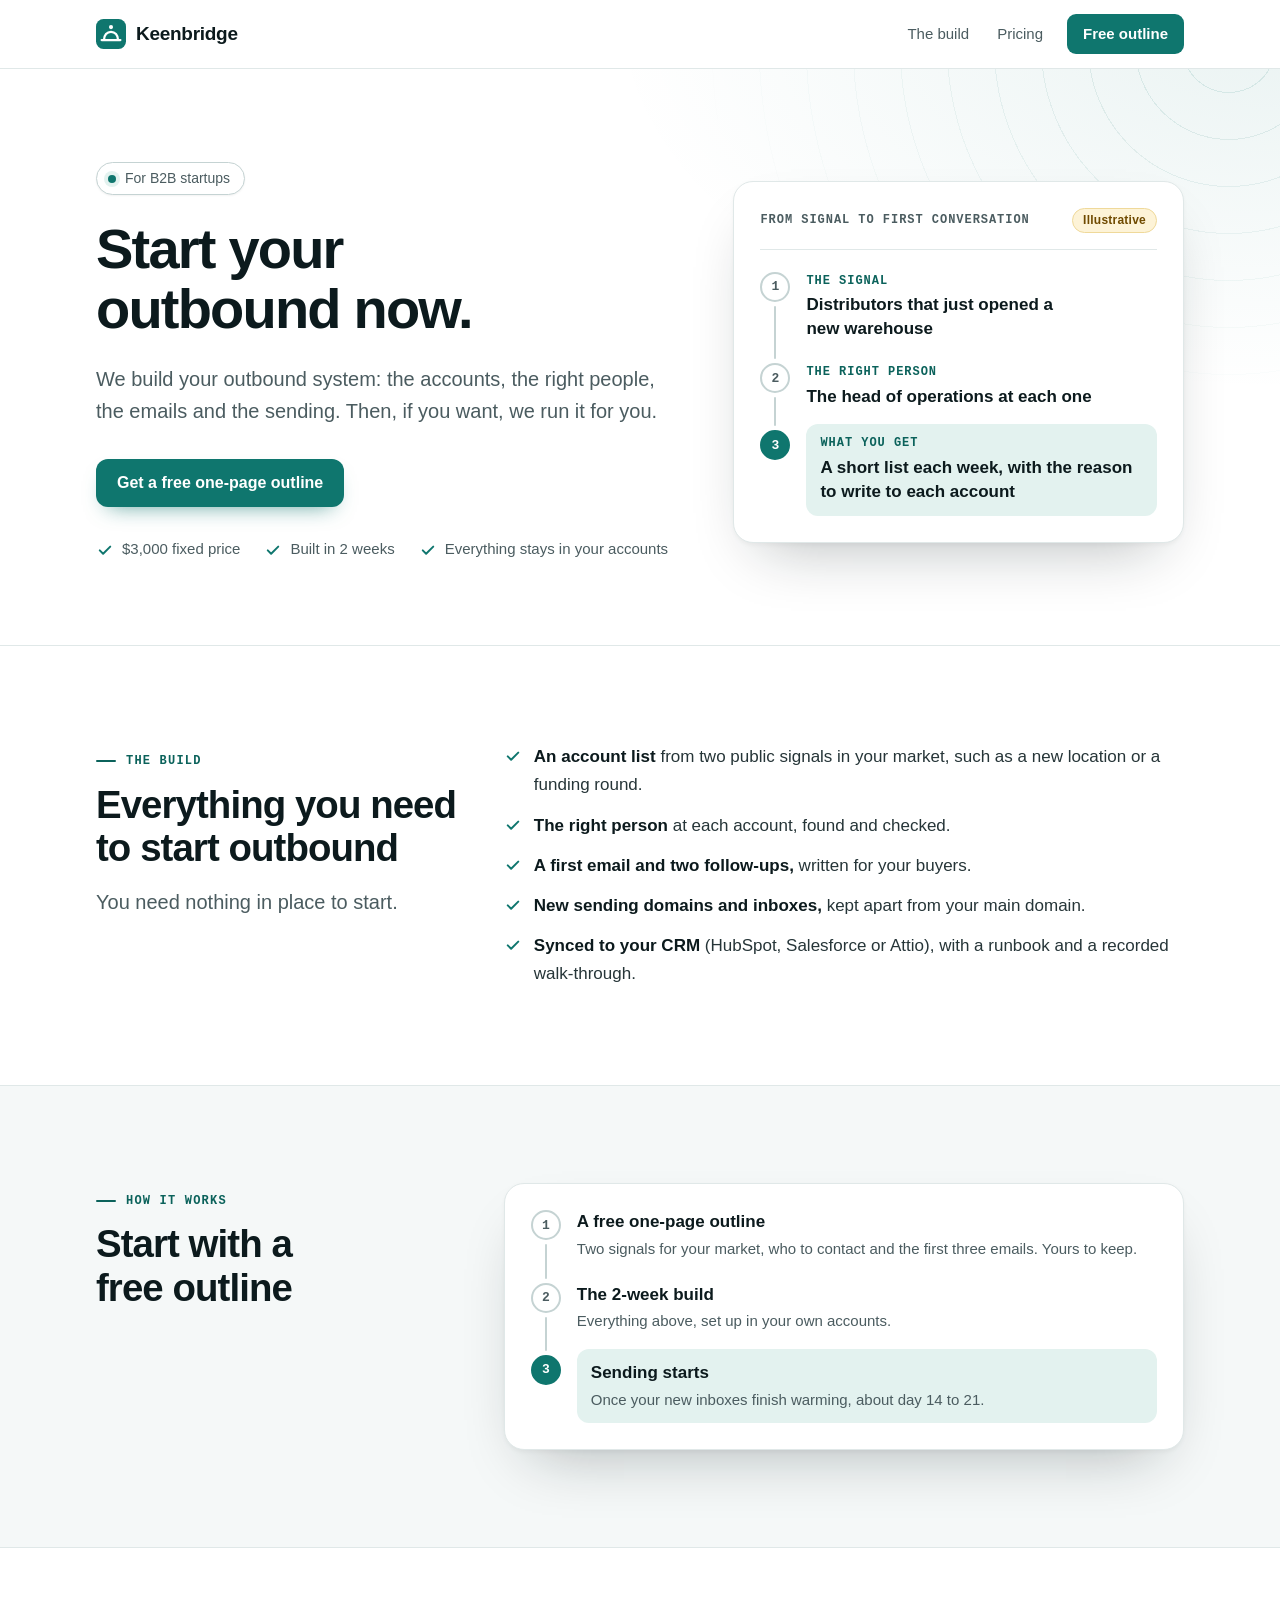
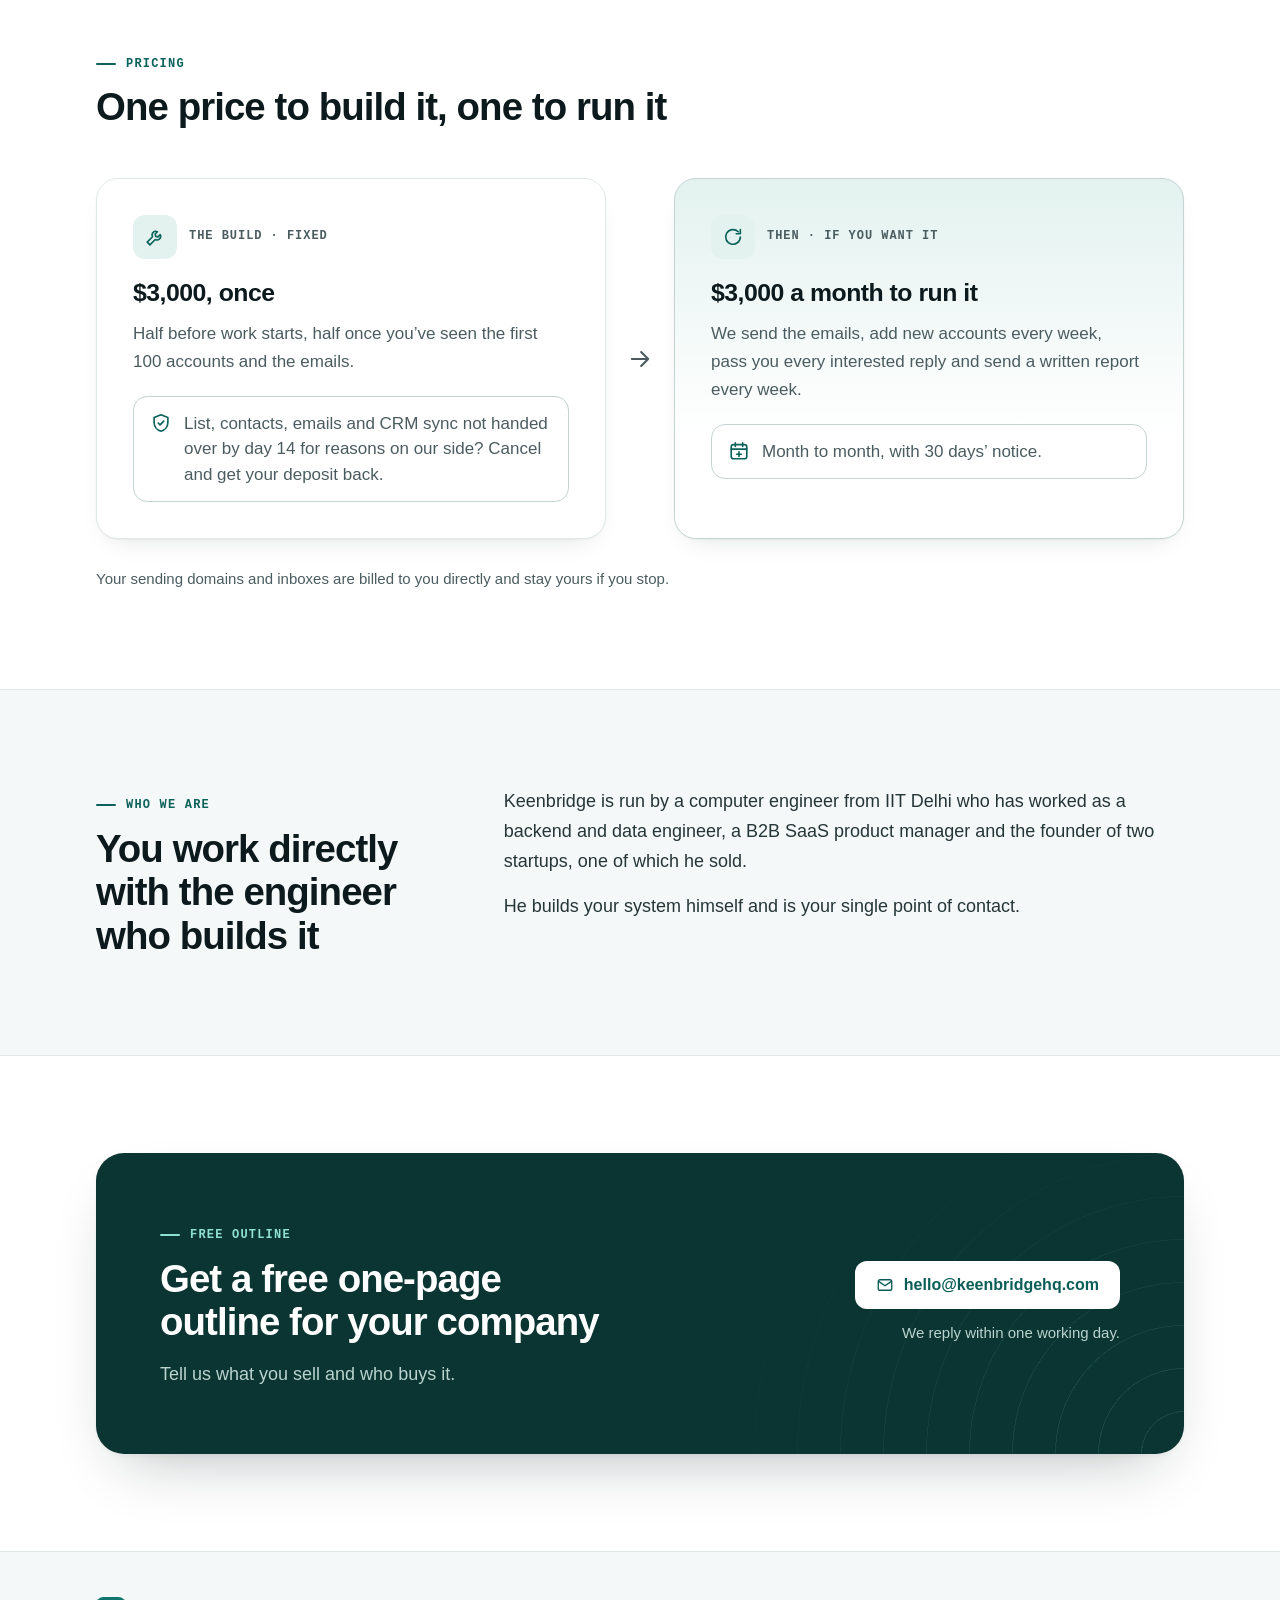
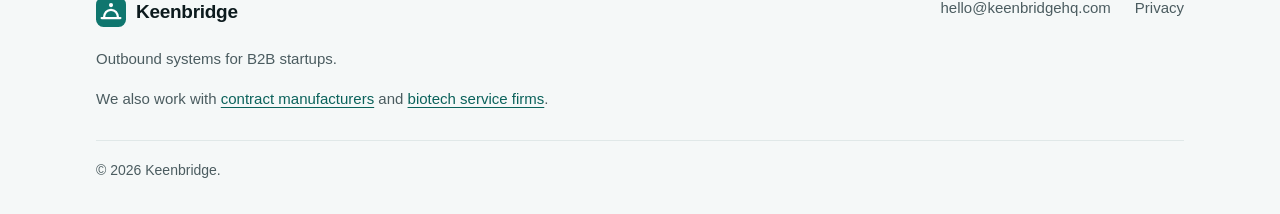
<file: index.html>
<!doctype html>
<html lang="en">
<head>
<meta charset="utf-8">
<meta name="viewport" content="width=device-width, initial-scale=1">
<title>Keenbridge: outbound systems for B2B startups</title>
<meta name="description" content="A working outbound system for your startup, built in two weeks in your own accounts: the account list, the right contacts, the emails, and sending that lands in inboxes. $3,000 fixed, then run month to month if you want.">
<link rel="canonical" href="https://keenbridgehq.com/">
<meta name="color-scheme" content="light dark">
<meta name="theme-color" content="#ffffff" media="(prefers-color-scheme: light)">
<meta name="theme-color" content="#0b1315" media="(prefers-color-scheme: dark)">
<meta property="og:type" content="website">
<meta property="og:site_name" content="Keenbridge">
<meta property="og:title" content="Keenbridge: outbound systems for B2B startups">
<meta property="og:description" content="A working outbound system for your startup, built in two weeks in your own accounts. $3,000 fixed.">
<meta property="og:url" content="https://keenbridgehq.com/">
<link rel="icon" href="data:image/svg+xml,%3Csvg xmlns='http://www.w3.org/2000/svg' viewBox='0 0 32 32'%3E%3Crect width='32' height='32' rx='8' fill='%230f766e'/%3E%3Cpath d='M8.5 22.5c0-5.4 3.3-8.8 7.5-8.8s7.5 3.4 7.5 8.8M6 22.5h20' fill='none' stroke='%23fff' stroke-width='2.4' stroke-linecap='round'/%3E%3Ccircle cx='16' cy='8.6' r='2.2' fill='%23fff'/%3E%3C/svg%3E">
<link rel="stylesheet" href="styles.css">
</head>
<body>
<a class="skip-link" href="#main">Skip to content</a>

<header class="site-header">
  <div class="container header-inner">
    <a class="brand" href="./" aria-current="page">
      <svg class="brand-mark" viewBox="0 0 32 32" aria-hidden="true" focusable="false"><rect width="32" height="32" rx="8" fill="currentColor"/><path d="M8.5 22.5c0-5.4 3.3-8.8 7.5-8.8s7.5 3.4 7.5 8.8M6 22.5h20" fill="none" stroke="#fff" stroke-width="2.4" stroke-linecap="round"/><circle cx="16" cy="8.6" r="2.2" fill="#fff"/></svg>
      <span>Keenbridge</span>
    </a>
    <nav class="site-nav" aria-label="Main">
      <a href="#build">The build</a>
      <a href="#pricing">Pricing</a>
      <a class="nav-cta" href="#contact">Free outline</a>
    </nav>
  </div>
</header>

<main id="main">

  <section class="hero hero--split" aria-labelledby="page-title">
    <div class="container hero-grid">
      <div class="hero-copy">
        <p class="pill"><span class="pill-dot" aria-hidden="true"></span>For B2B startups</p>
        <h1 id="page-title">Start your outbound now.</h1>
        <p class="lede">We build your outbound system: the accounts, the right people, the emails and the sending. Then, if you want, we run it for you.</p>
        <div class="actions">
          <a class="btn btn-primary" href="mailto:hello@keenbridgehq.com?subject=Free%20outline%20for%20my%20startup">Get a free one-page outline</a>
        </div>
        <ul class="hero-points" role="list">
          <li>$3,000 fixed price</li>
          <li>Built in 2 weeks</li>
          <li>Everything stays in your accounts</li>
        </ul>
      </div>

      <!-- Wide screens only (the "moments" pattern in styles.css): phones go straight from the hero to the build. -->
      <figure class="pipeline moments">
        <figcaption class="pipeline-head">
          <span class="mono-label">From signal to first conversation</span>
          <span class="badge">Illustrative</span>
        </figcaption>
        <ol class="pipeline-steps" role="list">
          <li>
            <div class="p-body">
              <p class="p-label">The signal</p>
              <p class="p-main">Distributors that just opened a new warehouse</p>
            </div>
          </li>
          <li>
            <div class="p-body">
              <p class="p-label">The right person</p>
              <p class="p-main">The head of operations at each one</p>
            </div>
          </li>
          <li class="is-outcome">
            <div class="p-body">
              <p class="p-label">What you get</p>
              <p class="p-main">A short list each week, with the reason to write to each account</p>
            </div>
          </li>
        </ol>
      </figure>
    </div>
  </section>

  <section class="section" id="build" aria-labelledby="build-title">
    <div class="container faq-layout">
      <div class="section-head">
        <p class="eyebrow">The build</p>
        <h2 id="build-title">Everything you need to start outbound</h2>
        <p class="lede">You need nothing in place to start.</p>
      </div>
      <ul class="checklist" role="list">
        <li><span><strong>An account list</strong> from two public signals in your market, such as a new location or a funding round.</span></li>
        <li><span><strong>The right person</strong> at each account, found and checked.</span></li>
        <li><span><strong>A first email and two follow-ups,</strong> written for your buyers.</span></li>
        <li><span><strong>New sending domains and inboxes,</strong> kept apart from your main domain.</span></li>
        <li><span><strong>Synced to your CRM</strong> (HubSpot, Salesforce or Attio), with a runbook and a recorded walk-through.</span></li>
      </ul>
    </div>
  </section>

  <section class="section section--soft" id="how" aria-labelledby="how-title">
    <div class="container faq-layout">
      <div class="section-head">
        <p class="eyebrow">How it works</p>
        <h2 id="how-title">Start with a free outline</h2>
      </div>
      <div class="pipeline">
        <ol class="pipeline-steps" role="list">
          <li>
            <div class="p-body">
              <p class="p-main">A free one-page outline</p>
              <p class="p-sub">Two signals for your market, who to contact and the first three emails. Yours to keep.</p>
            </div>
          </li>
          <li>
            <div class="p-body">
              <p class="p-main">The 2-week build</p>
              <p class="p-sub">Everything above, set up in your own accounts.</p>
            </div>
          </li>
          <li class="is-outcome">
            <div class="p-body">
              <p class="p-main">Sending starts</p>
              <p class="p-sub">Once your new inboxes finish warming, about day 14 to 21.</p>
            </div>
          </li>
        </ol>
      </div>
    </div>
  </section>

  <section class="section" id="pricing" aria-labelledby="pricing-title">
    <div class="container">
      <div class="section-head">
        <p class="eyebrow">Pricing</p>
        <h2 id="pricing-title">One price to&nbsp;build&nbsp;it, one&nbsp;to&nbsp;run&nbsp;it</h2>
      </div>
      <div class="offer-flow">
        <article class="offer-card">
          <div class="offer-step">
            <span class="icon-chip" aria-hidden="true"><svg viewBox="0 0 24 24" fill="none" stroke="currentColor" stroke-width="1.8" stroke-linecap="round" stroke-linejoin="round" focusable="false"><path d="M14.7 6.3a4 4 0 0 0-5.4 5.4L3.5 17.5l3 3 5.8-5.8a4 4 0 0 0 5.4-5.4l-2.5 2.5-2.5-.5-.5-2.5Z"/></svg></span>
            <span class="mono-label">The build · fixed</span>
          </div>
          <h3>$3,000, once</h3>
          <p>Half before work starts, half once you’ve seen the first 100 accounts and the emails.</p>
          <p class="guarantee"><svg viewBox="0 0 24 24" fill="none" stroke="currentColor" stroke-width="1.8" stroke-linecap="round" stroke-linejoin="round" aria-hidden="true" focusable="false"><path d="M12 3 4.5 6v5.5c0 4.6 3.2 8.4 7.5 9.5 4.3-1.1 7.5-4.9 7.5-9.5V6Z"/><path d="m9 12 2 2 4-4"/></svg><span>List, contacts, emails and CRM sync not handed over by day 14 for reasons on our side? Cancel and get your deposit back.</span></p>
        </article>
        <div class="flow-arrow" aria-hidden="true"><svg viewBox="0 0 24 24" fill="none" stroke="currentColor" stroke-width="1.8" stroke-linecap="round" stroke-linejoin="round" focusable="false"><path d="M5 12h14M13 6l6 6-6 6"/></svg></div>
        <article class="offer-card offer-card--accent">
          <div class="offer-step">
            <span class="icon-chip" aria-hidden="true"><svg viewBox="0 0 24 24" fill="none" stroke="currentColor" stroke-width="1.8" stroke-linecap="round" stroke-linejoin="round" focusable="false"><path d="M20 12a8 8 0 1 1-2.3-5.7"/><path d="M20 4v4.5h-4.5"/></svg></span>
            <span class="mono-label">Then · if you want it</span>
          </div>
          <h3>$3,000 a month to run it</h3>
          <p>We send the emails, add new accounts every week, pass you every interested reply and send a written report every week.</p>
          <p class="guarantee"><svg viewBox="0 0 24 24" fill="none" stroke="currentColor" stroke-width="1.8" stroke-linecap="round" stroke-linejoin="round" aria-hidden="true" focusable="false"><rect x="3.5" y="5" width="17" height="15.5" rx="2.5"/><path d="M3.5 10h17M8 3v4M16 3v4M12 13v5M9.5 15.5h5"/></svg><span>Month to month, with 30 days’ notice.</span></p>
        </article>
      </div>
      <p class="section-foot">Your sending domains and inboxes are billed to you directly and stay yours if you stop.</p>
    </div>
  </section>

  <section class="section section--soft" id="about" aria-labelledby="about-title">
    <div class="container faq-layout">
      <div class="section-head">
        <p class="eyebrow">Who we are</p>
        <h2 id="about-title">You work directly with the engineer who builds it</h2>
      </div>
      <div class="about-copy">
        <p>Keenbridge is run by a computer engineer from IIT Delhi who has worked as a backend and data engineer, a B2B SaaS product manager and the founder of two startups, one of which he sold.</p>
        <p>He builds your system himself and is your single point of contact.</p>
      </div>
    </div>
  </section>

  <section class="section" id="contact" aria-labelledby="contact-title">
    <div class="container">
      <div class="cta-band">
        <div class="cta-copy">
          <p class="eyebrow">Free outline</p>
          <h2 id="contact-title">Get a free one-page outline for your company</h2>
          <p>Tell us what you sell and who buys it.</p>
        </div>
        <div class="cta-actions">
          <a class="btn btn-light" href="mailto:hello@keenbridgehq.com?subject=Free%20outline%20for%20my%20startup" aria-label="Email hello@keenbridgehq.com"><svg viewBox="0 0 24 24" fill="none" stroke="currentColor" stroke-width="1.8" stroke-linecap="round" stroke-linejoin="round" aria-hidden="true" focusable="false"><rect x="3" y="5" width="18" height="14" rx="2.5"/><path d="m4 7.5 8 5.5 8-5.5"/></svg>hello@keenbridgehq.com</a>
          <p class="cta-note">We reply within one working day.</p>
        </div>
      </div>
    </div>
  </section>

</main>

<footer class="site-footer">
  <div class="container footer-inner">
    <div class="footer-brand">
      <a class="brand" href="./">
        <svg class="brand-mark" viewBox="0 0 32 32" aria-hidden="true" focusable="false"><rect width="32" height="32" rx="8" fill="currentColor"/><path d="M8.5 22.5c0-5.4 3.3-8.8 7.5-8.8s7.5 3.4 7.5 8.8M6 22.5h20" fill="none" stroke="#fff" stroke-width="2.4" stroke-linecap="round"/><circle cx="16" cy="8.6" r="2.2" fill="#fff"/></svg>
        <span>Keenbridge</span>
      </a>
      <p>Outbound systems for B2B startups.</p>
      <p>We also work with <a href="manufacturers/">contract manufacturers</a> and <a href="biotech/">biotech service firms</a>.</p>
    </div>
    <nav class="footer-nav" aria-label="Footer">
      <a href="mailto:hello@keenbridgehq.com">hello@keenbridgehq.com</a>
      <a href="privacy/">Privacy</a>
    </nav>
  </div>
  <div class="container">
    <div class="footer-base"><p>© 2026 Keenbridge.</p></div>
  </div>
</footer>
<!-- Cloudflare Web Analytics --><script type='module' src='https://static.cloudflareinsights.com/beacon.min.js' data-cf-beacon='{"token": "dc4ea5b1ded84a5d9db8619dbc2233f4"}'></script><!-- End Cloudflare Web Analytics -->
</body>
</html>
</file>
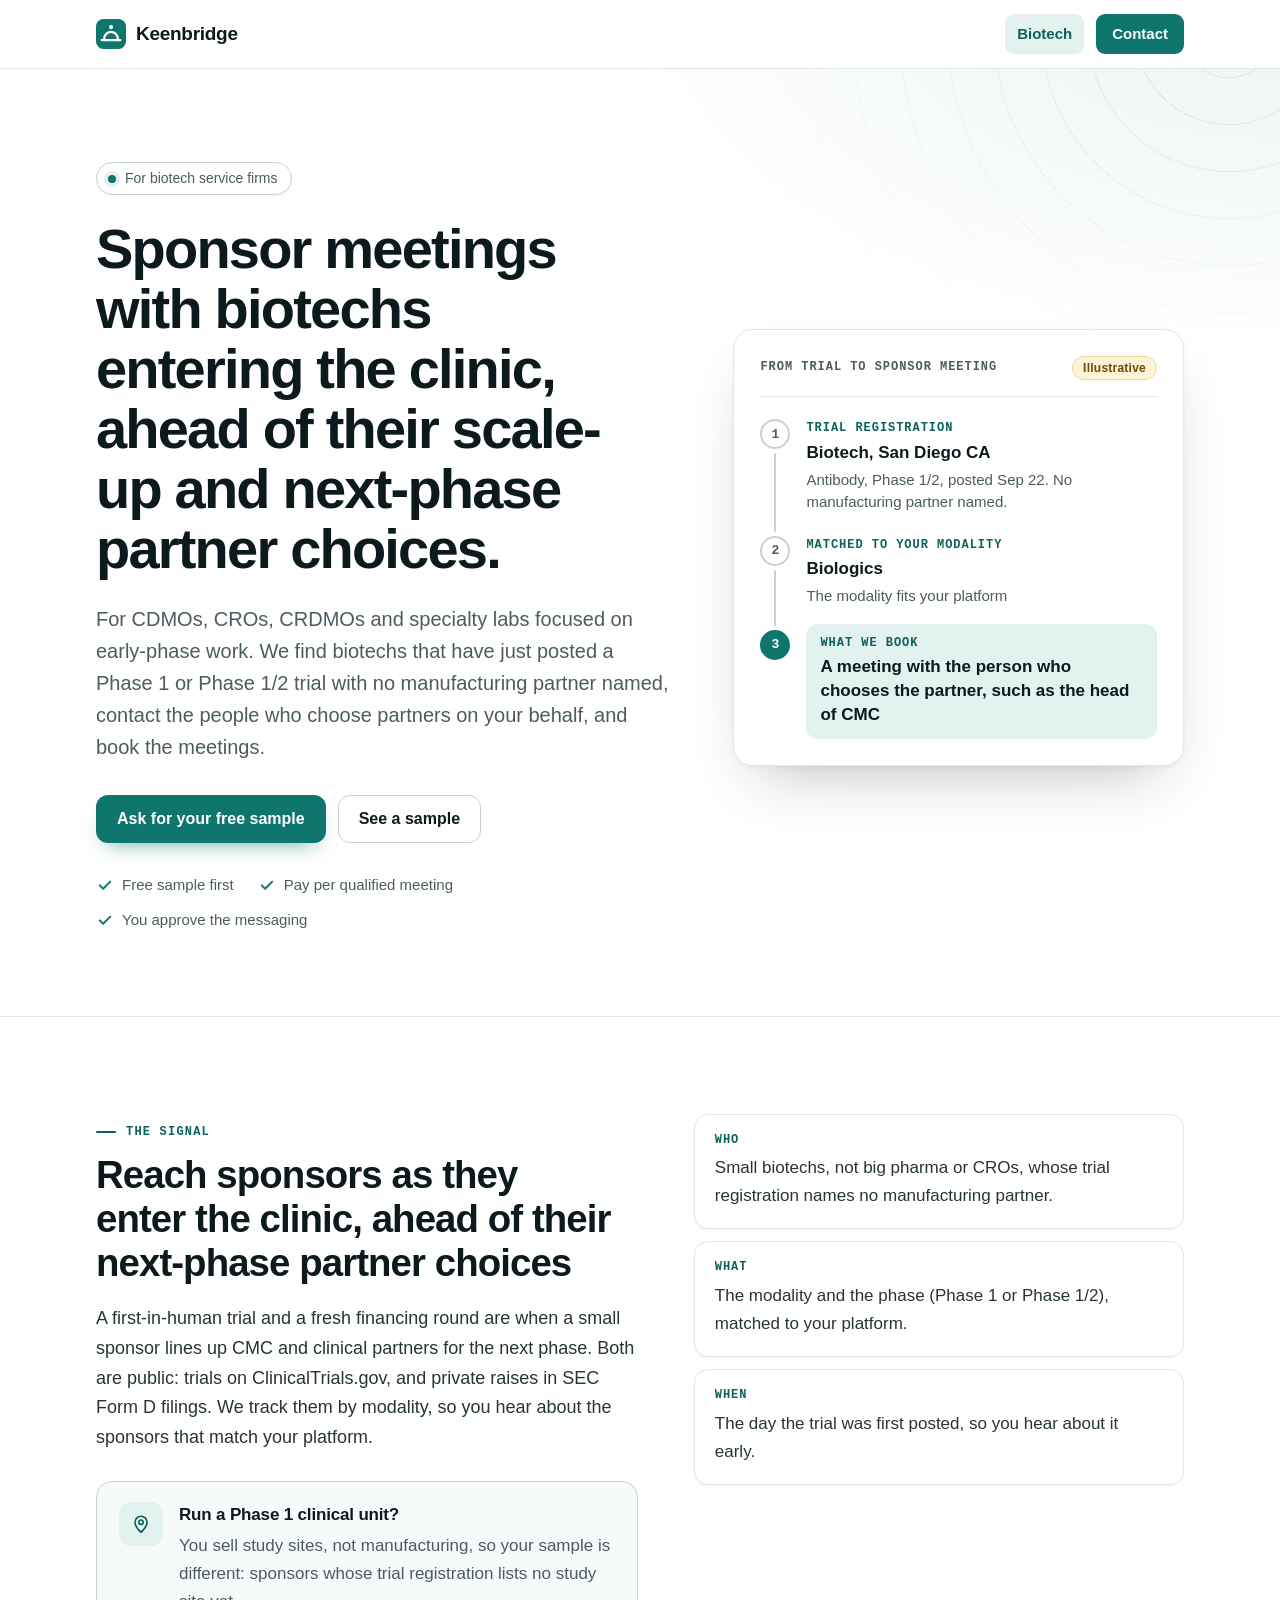
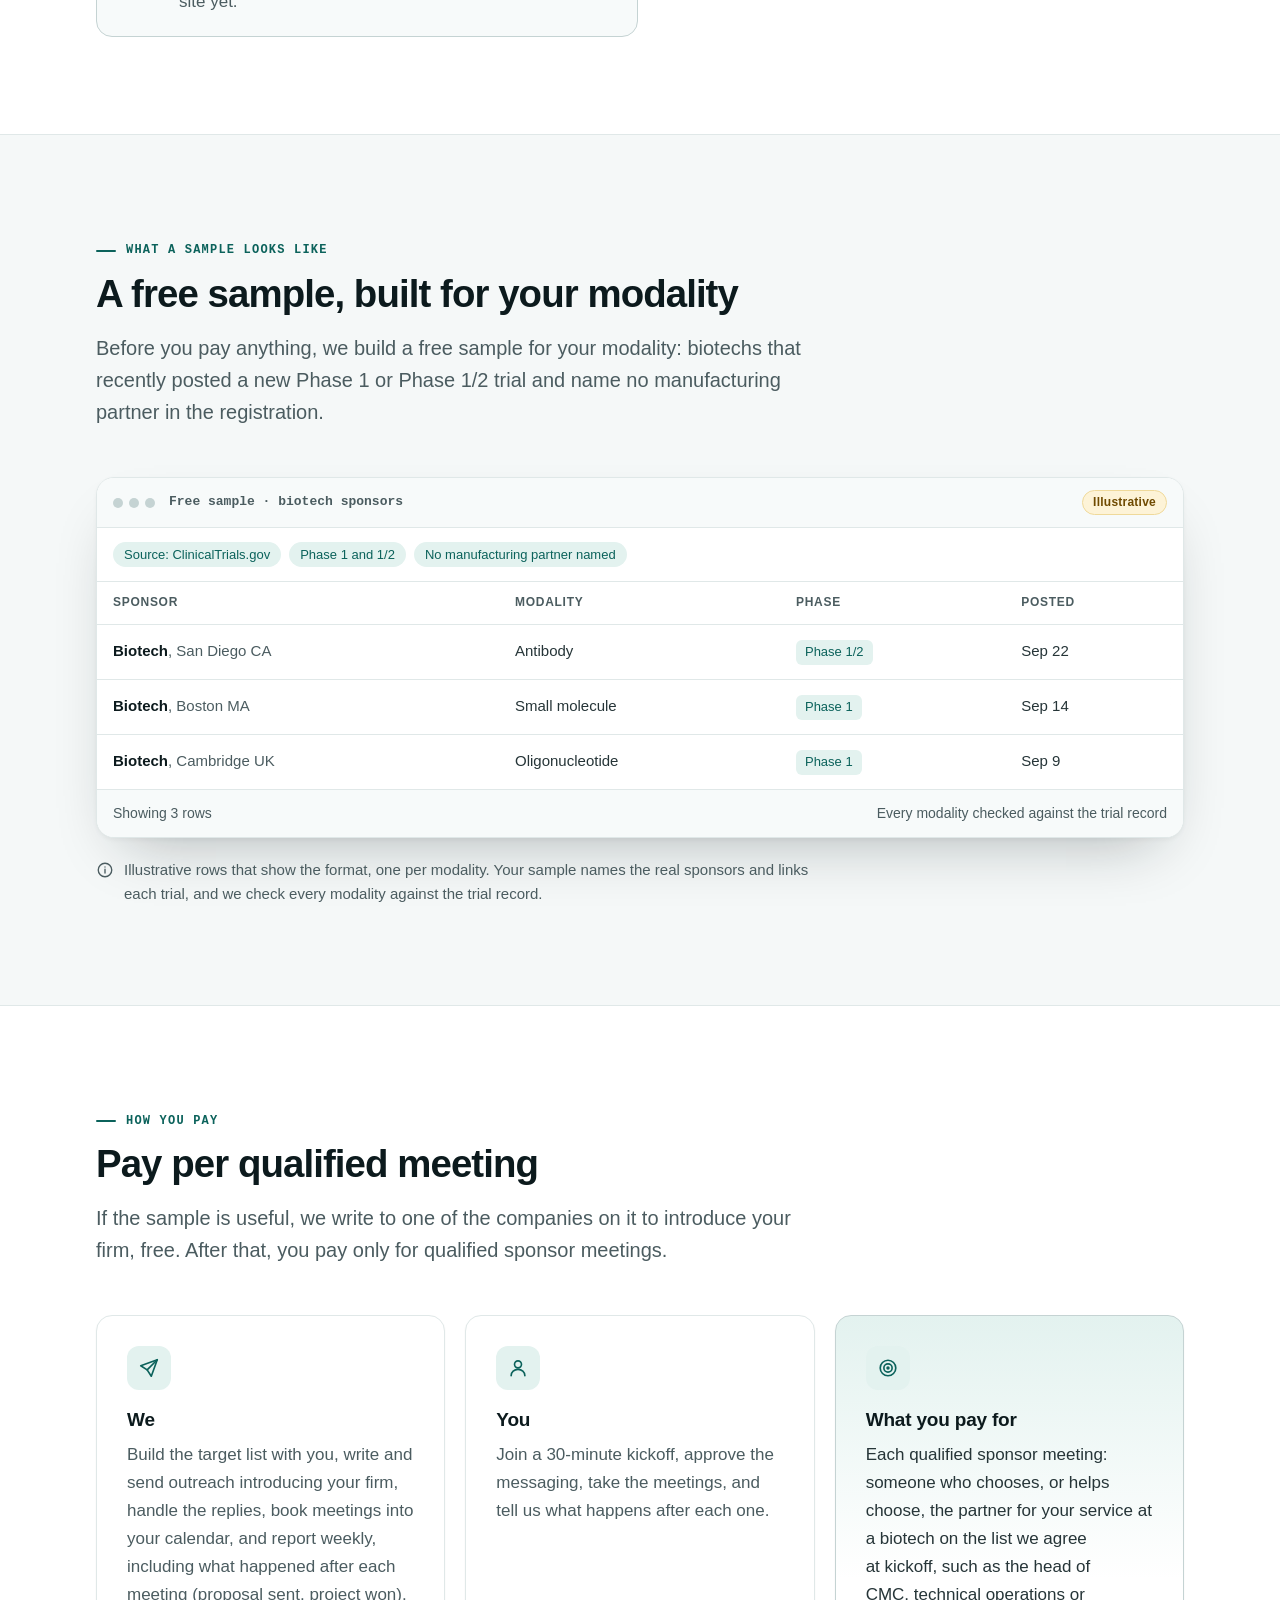
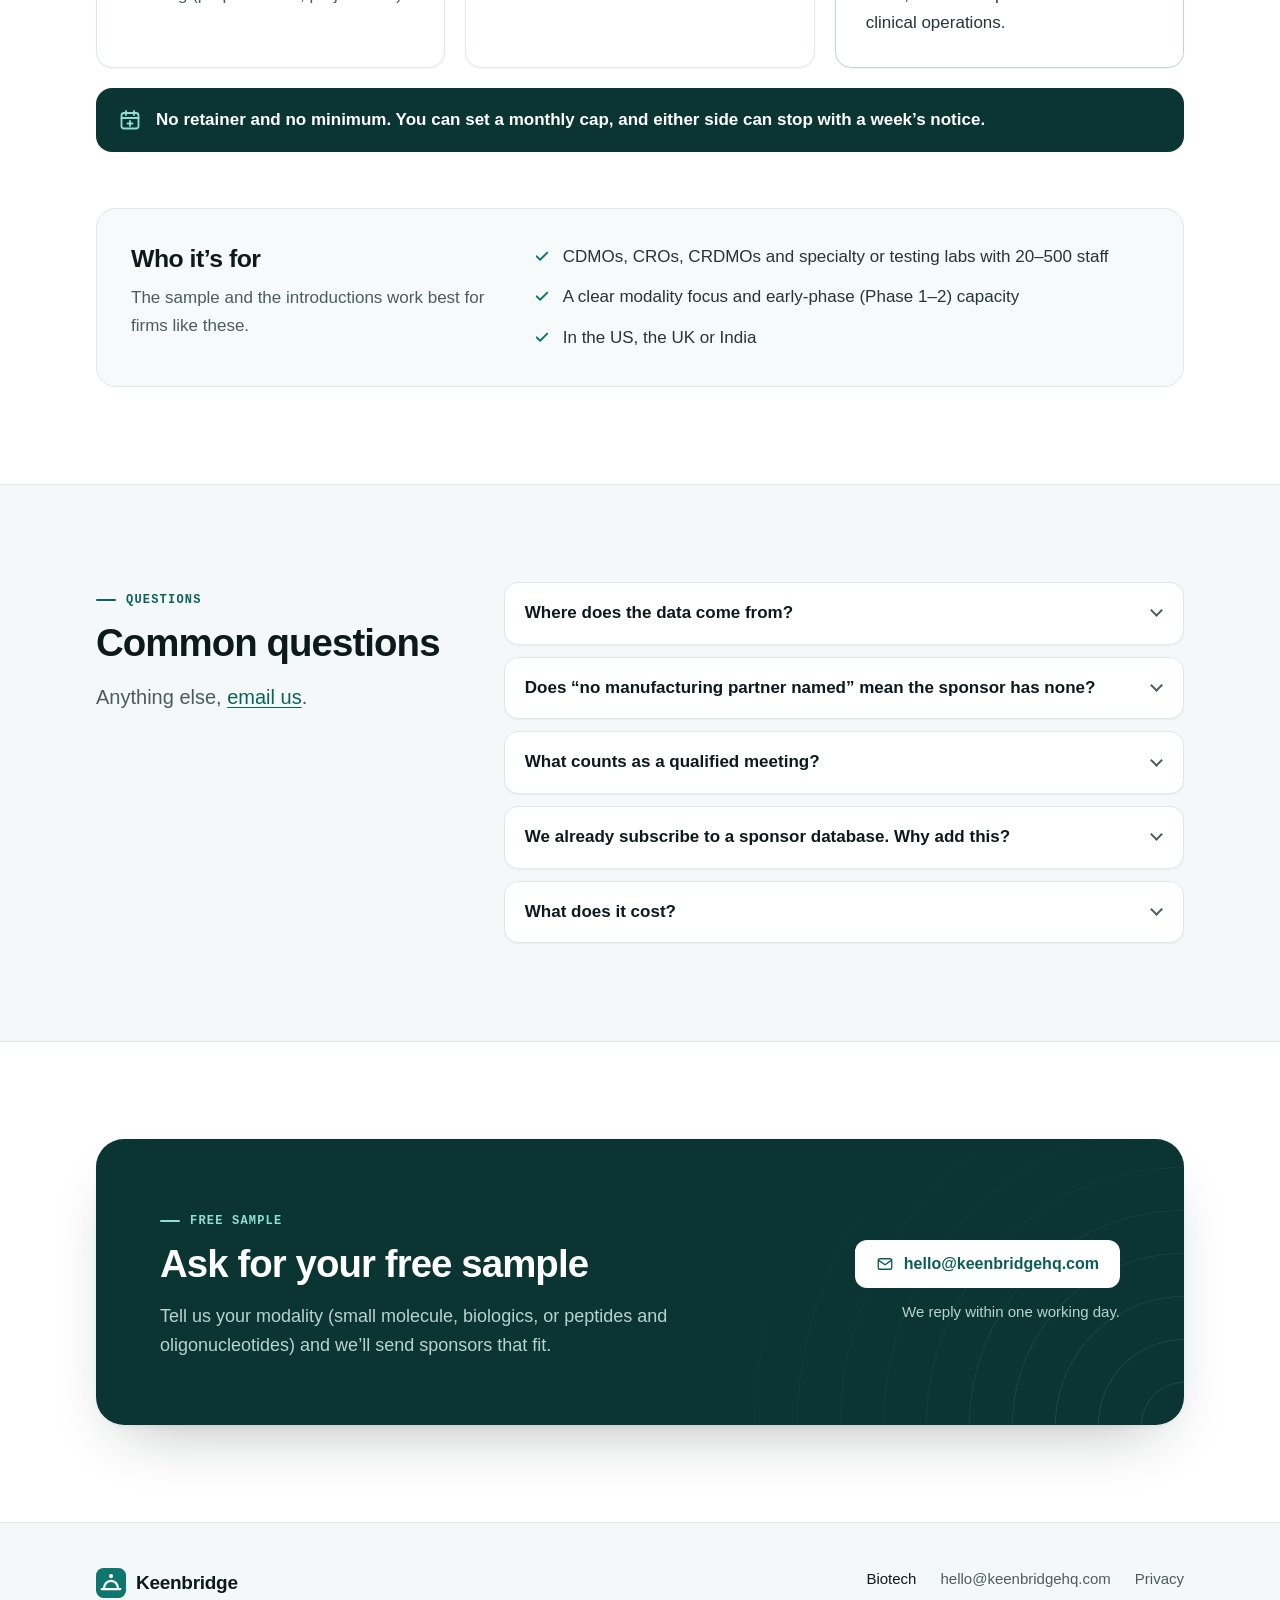
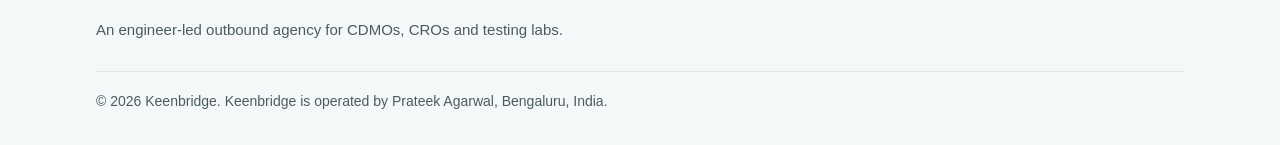
<file: biotech/index.html>
<!doctype html>
<html lang="en">
<head>
<meta charset="utf-8">
<meta name="viewport" content="width=device-width, initial-scale=1">
<title>Keenbridge for CDMOs and CROs</title>
<meta name="description" content="Sponsor meetings with biotechs that have just posted new early-phase trials and haven't named a manufacturing partner. For CDMOs, CROs and CRDMOs.">
<link rel="canonical" href="https://keenbridgehq.com/biotech/">
<meta name="color-scheme" content="light dark">
<meta name="theme-color" content="#ffffff" media="(prefers-color-scheme: light)">
<meta name="theme-color" content="#0b1315" media="(prefers-color-scheme: dark)">
<meta property="og:type" content="website">
<meta property="og:site_name" content="Keenbridge">
<meta property="og:title" content="Keenbridge for CDMOs and CROs">
<meta property="og:description" content="Sponsor meetings with biotechs that have just posted new early-phase trials and haven't named a manufacturing partner. For CDMOs, CROs and CRDMOs.">
<meta property="og:url" content="https://keenbridgehq.com/biotech/">
<link rel="icon" href="data:image/svg+xml,%3Csvg xmlns='http://www.w3.org/2000/svg' viewBox='0 0 32 32'%3E%3Crect width='32' height='32' rx='8' fill='%230f766e'/%3E%3Cpath d='M8.5 22.5c0-5.4 3.3-8.8 7.5-8.8s7.5 3.4 7.5 8.8M6 22.5h20' fill='none' stroke='%23fff' stroke-width='2.4' stroke-linecap='round'/%3E%3Ccircle cx='16' cy='8.6' r='2.2' fill='%23fff'/%3E%3C/svg%3E">
<link rel="stylesheet" href="../styles.css">
</head>
<body>
<a class="skip-link" href="#main">Skip to content</a>

<header class="site-header">
  <div class="container header-inner">
    <a class="brand" href="../">
      <svg class="brand-mark" viewBox="0 0 32 32" aria-hidden="true" focusable="false"><rect width="32" height="32" rx="8" fill="currentColor"/><path d="M8.5 22.5c0-5.4 3.3-8.8 7.5-8.8s7.5 3.4 7.5 8.8M6 22.5h20" fill="none" stroke="#fff" stroke-width="2.4" stroke-linecap="round"/><circle cx="16" cy="8.6" r="2.2" fill="#fff"/></svg>
      <span>Keenbridge</span>
    </a>
    <nav class="site-nav" aria-label="Main">
      <a href="./" aria-current="page">Biotech</a>
      <a class="nav-cta" href="#contact">Contact</a>
    </nav>
  </div>
</header>

<main id="main">

  <section class="hero hero--split" aria-labelledby="page-title">
    <div class="container hero-grid">
      <div class="hero-copy">
        <p class="pill"><span class="pill-dot" aria-hidden="true"></span>For biotech service firms</p>
        <h1 id="page-title">Sponsor meetings with biotechs entering the clinic, ahead of their scale-up and next-phase partner choices.</h1>
        <p class="lede">For CDMOs, CROs, CRDMOs and specialty labs focused on early-phase work. We find biotechs that have just posted a Phase 1 or Phase 1/2 trial with no manufacturing partner named, contact the people who choose partners on your behalf, and book the meetings.</p>
        <div class="actions">
          <a class="btn btn-primary" href="mailto:hello@keenbridgehq.com?subject=Free%20sample%3A%20biotech%20sponsors">Ask for your free sample</a>
          <a class="btn btn-secondary" href="#sample">See a sample</a>
        </div>
        <ul class="hero-points" role="list">
          <li>Free sample first</li>
          <li>Pay per qualified meeting</li>
          <li>You approve the messaging</li>
        </ul>
      </div>

      <figure class="pipeline">
        <figcaption class="pipeline-head">
          <span class="mono-label">From trial to sponsor meeting</span>
          <span class="badge">Illustrative</span>
        </figcaption>
        <ol class="pipeline-steps" role="list">
          <li>
            <div class="p-body">
              <p class="p-label">Trial registration</p>
              <p class="p-main">Biotech, San Diego CA</p>
              <p class="p-sub">Antibody, Phase 1/2, posted Sep 22. No manufacturing partner named.</p>
            </div>
          </li>
          <li>
            <div class="p-body">
              <p class="p-label">Matched to your modality</p>
              <p class="p-main">Biologics</p>
              <p class="p-sub">The modality fits your platform</p>
            </div>
          </li>
          <li class="is-outcome">
            <div class="p-body">
              <p class="p-label">What we book</p>
              <p class="p-main">A meeting with the person who chooses the partner, such as the head of CMC</p>
            </div>
          </li>
        </ol>
      </figure>
    </div>
  </section>

  <section class="section" id="signal" aria-labelledby="signal-title">
    <div class="container signal-grid">
      <div class="signal-copy">
        <p class="eyebrow">The signal</p>
        <h2 id="signal-title">Reach sponsors as they enter the clinic, ahead of their next-phase partner choices</h2>
        <p>A first-in-human trial and a fresh financing round are when a small sponsor lines up CMC and clinical partners for the next phase. Both are public: trials on ClinicalTrials.gov, and private raises in SEC Form D filings. We track them by modality, so you hear about the sponsors that match your platform.</p>
        <aside class="callout" aria-labelledby="unit-title">
          <span class="icon-chip" aria-hidden="true"><svg viewBox="0 0 24 24" fill="none" stroke="currentColor" stroke-width="1.8" stroke-linecap="round" stroke-linejoin="round" focusable="false"><path d="M12 21s-6.5-5.6-6.5-11a6.5 6.5 0 0 1 13 0c0 5.4-6.5 11-6.5 11Z"/><circle cx="12" cy="10" r="2.4"/></svg></span>
          <div>
            <h3 id="unit-title">Run a Phase 1 clinical unit?</h3>
            <p>You sell study sites, not manufacturing, so your sample is different: sponsors whose trial registration lists no study site yet.</p>
          </div>
        </aside>
      </div>
      <dl class="facts">
        <div>
          <dt>Who</dt>
          <dd>Small biotechs, not big pharma or CROs, whose trial registration names no manufacturing partner.</dd>
        </div>
        <div>
          <dt>What</dt>
          <dd>The modality and the phase (Phase 1 or Phase 1/2), matched to your platform.</dd>
        </div>
        <div>
          <dt>When</dt>
          <dd>The day the trial was first posted, so you hear about it early.</dd>
        </div>
      </dl>
    </div>
  </section>

  <section class="section section--soft" id="sample" aria-labelledby="sample-title">
    <div class="container">
      <div class="section-head">
        <p class="eyebrow">What a sample looks like</p>
        <h2 id="sample-title">A free sample, built for your modality</h2>
        <p class="lede">Before you pay anything, we build a free sample for your modality: biotechs that recently posted a new Phase 1 or Phase 1/2 trial and name no manufacturing partner in the registration.</p>
      </div>

      <div class="preview">
        <div class="preview-bar">
          <div class="dots" aria-hidden="true"><span></span><span></span><span></span></div>
          <p class="preview-title">Free sample · biotech sponsors</p>
          <span class="badge">Illustrative</span>
        </div>
        <div class="preview-meta">
          <span class="chip">Source: ClinicalTrials.gov</span>
          <span class="chip">Phase 1 and 1/2</span>
          <span class="chip">No manufacturing partner named</span>
        </div>
        <div class="table-scroll" role="region" aria-labelledby="sample-caption" tabindex="0">
          <table class="data-table">
            <caption id="sample-caption" class="visually-hidden">Illustrative sample rows: the sponsor, its modality, the trial phase and the day the trial was posted</caption>
            <thead>
              <tr><th scope="col">Sponsor</th><th scope="col">Modality</th><th scope="col">Phase</th><th scope="col">Posted</th></tr>
            </thead>
            <tbody>
              <tr>
                <th scope="row">Biotech<span class="where">, San Diego CA</span></th>
                <td>Antibody</td>
                <td><span class="tag tag--accent">Phase 1/2</span></td>
                <td class="nowrap">Sep 22</td>
              </tr>
              <tr>
                <th scope="row">Biotech<span class="where">, Boston MA</span></th>
                <td>Small molecule</td>
                <td><span class="tag tag--accent">Phase 1</span></td>
                <td class="nowrap">Sep 14</td>
              </tr>
              <tr>
                <th scope="row">Biotech<span class="where">, Cambridge UK</span></th>
                <td>Oligonucleotide</td>
                <td><span class="tag tag--accent">Phase 1</span></td>
                <td class="nowrap">Sep 9</td>
              </tr>
            </tbody>
          </table>
        </div>
        <div class="preview-foot"><span>Showing 3 rows</span><span>Every modality checked against the trial record</span></div>
      </div>
      <p class="preview-note"><svg viewBox="0 0 24 24" fill="none" stroke="currentColor" stroke-width="1.8" stroke-linecap="round" stroke-linejoin="round" aria-hidden="true" focusable="false"><circle cx="12" cy="12" r="9"/><path d="M12 11v5M12 8h.01"/></svg><span>Illustrative rows that show the format, one per modality. Your sample names the real sponsors and links each trial, and we check every modality against the trial record.</span></p>
    </div>
  </section>

  <section class="section" id="pilot" aria-labelledby="pilot-title">
    <div class="container">
      <div class="section-head">
        <p class="eyebrow">How you pay</p>
        <h2 id="pilot-title">Pay per qualified meeting</h2>
        <p class="lede">If the sample is useful, we write to one of the companies on it to introduce your firm, free. After that, you pay only for qualified sponsor meetings.</p>
      </div>
      <div class="pilot-grid">
        <article class="pilot-card">
          <span class="icon-chip" aria-hidden="true"><svg viewBox="0 0 24 24" fill="none" stroke="currentColor" stroke-width="1.8" stroke-linecap="round" stroke-linejoin="round" focusable="false"><path d="M21 3 10 14"/><path d="M21 3 14.5 21 10 14 3 9.5Z"/></svg></span>
          <h3>We</h3>
          <p>Build the target list with you, write and send outreach introducing your firm, handle the replies, book meetings into your calendar, and report weekly, including what happened after each meeting (proposal sent, project won).</p>
        </article>
        <article class="pilot-card">
          <span class="icon-chip" aria-hidden="true"><svg viewBox="0 0 24 24" fill="none" stroke="currentColor" stroke-width="1.8" stroke-linecap="round" stroke-linejoin="round" focusable="false"><circle cx="12" cy="8" r="3.8"/><path d="M4.5 20.5c0-4.1 3.4-7 7.5-7s7.5 2.9 7.5 7"/></svg></span>
          <h3>You</h3>
          <p>Join a 30-minute kickoff, approve the messaging, take the meetings, and tell us what happens after each one.</p>
        </article>
        <article class="pilot-card pilot-card--target">
          <span class="icon-chip" aria-hidden="true"><svg viewBox="0 0 24 24" fill="none" stroke="currentColor" stroke-width="1.8" stroke-linecap="round" stroke-linejoin="round" focusable="false"><circle cx="12" cy="12" r="8.5"/><circle cx="12" cy="12" r="4.5"/><circle cx="12" cy="12" r="1" fill="currentColor"/></svg></span>
          <h3>What you pay for</h3>
          <p>Each qualified sponsor meeting: someone who chooses, or helps choose, the partner for your service at a biotech on the list we agree at kickoff, such as the head of CMC, technical operations or clinical operations.</p>
        </article>
      </div>
      <p class="guarantee-strip"><svg viewBox="0 0 24 24" fill="none" stroke="currentColor" stroke-width="1.8" stroke-linecap="round" stroke-linejoin="round" aria-hidden="true" focusable="false"><rect x="3.5" y="5" width="17" height="15.5" rx="2.5"/><path d="M3.5 10h17M8 3v4M16 3v4M12 13v5M9.5 15.5h5"/></svg><span><strong>No retainer and no minimum. You can set a monthly cap, and either side can stop with a week’s notice.</strong></span></p>

      <div class="fit">
        <div>
          <h3>Who it’s for</h3>
          <p class="fit-intro">The sample and the introductions work best for firms like these.</p>
        </div>
        <ul class="checklist" role="list">
          <li>CDMOs, CROs, CRDMOs and specialty or testing labs with 20–500 staff</li>
          <li>A clear modality focus and early-phase (Phase 1–2) capacity</li>
          <li>In the US, the UK or India</li>
        </ul>
      </div>
    </div>
  </section>

  <section class="section section--soft" id="faq" aria-labelledby="faq-title">
    <div class="container faq-layout">
      <div class="section-head">
        <p class="eyebrow">Questions</p>
        <h2 id="faq-title">Common questions</h2>
        <p class="lede">Anything else, <a href="mailto:hello@keenbridgehq.com">email us</a>.</p>
      </div>
      <div class="faq">
        <details>
          <summary>Where does the data come from?</summary>
          <div class="faq-answer">
            <p>Trial registrations on ClinicalTrials.gov, and SEC Form D filings for private raises. We track sponsors by modality, leave out big pharma and CROs, and check every modality against the trial record before a row reaches you.</p>
          </div>
        </details>
        <details>
          <summary>Does “no manufacturing partner named” mean the sponsor has none?</summary>
          <div class="faq-answer">
            <p>Not necessarily. It means the trial registration names none, which is what we check. Many sponsors have already chosen their Phase 1 supplier by the time a trial posts, so the opening is usually scale-up and the next phase. Your sample links each trial so you can check it yourself.</p>
          </div>
        </details>
        <details>
          <summary>What counts as a qualified meeting?</summary>
          <div class="faq-answer">
            <p>A meeting with someone who chooses, or helps choose, the partner for your service at a biotech on the list we agree at kickoff: for example the head of CMC, technical operations or manufacturing for CDMO work, or of clinical operations for CRO work; at small biotechs, the CEO or CSO.</p>
            <p>Each company counts once. Existing customers and “not interested” replies don’t count, and a booked call you miss still counts.</p>
          </div>
        </details>
        <details>
          <summary>We already subscribe to a sponsor database. Why add this?</summary>
          <div class="faq-answer">
            <p>Then you know the data works. We don’t sell data: we do the outreach and book the meetings, so your team gets conversations, not lists.</p>
          </div>
        </details>
        <details>
          <summary>What does it cost?</summary>
          <div class="faq-answer">
            <p>The sample and the first introduction are free, with no strings attached. After that, you pay only for qualified sponsor meetings, with no retainer and no minimum. <a href="mailto:hello@keenbridgehq.com?subject=Terms%3A%20biotech">Email us</a> and we’ll send the terms.</p>
          </div>
        </details>
      </div>
    </div>
  </section>

  <section class="section" id="contact" aria-labelledby="contact-title">
    <div class="container">
      <div class="cta-band">
        <div class="cta-copy">
          <p class="eyebrow">Free sample</p>
          <h2 id="contact-title">Ask for your free sample</h2>
          <p>Tell us your modality (small molecule, biologics, or peptides and oligonucleotides) and we’ll send sponsors that fit.</p>
        </div>
        <div class="cta-actions">
          <a class="btn btn-light" href="mailto:hello@keenbridgehq.com?subject=Free%20sample%3A%20biotech%20sponsors" aria-label="Email hello@keenbridgehq.com"><svg viewBox="0 0 24 24" fill="none" stroke="currentColor" stroke-width="1.8" stroke-linecap="round" stroke-linejoin="round" aria-hidden="true" focusable="false"><rect x="3" y="5" width="18" height="14" rx="2.5"/><path d="m4 7.5 8 5.5 8-5.5"/></svg>hello@keenbridgehq.com</a>
          <p class="cta-note">We reply within one working day.</p>
        </div>
      </div>
    </div>
  </section>

</main>

<footer class="site-footer">
  <div class="container footer-inner">
    <div class="footer-brand">
      <a class="brand" href="../">
        <svg class="brand-mark" viewBox="0 0 32 32" aria-hidden="true" focusable="false"><rect width="32" height="32" rx="8" fill="currentColor"/><path d="M8.5 22.5c0-5.4 3.3-8.8 7.5-8.8s7.5 3.4 7.5 8.8M6 22.5h20" fill="none" stroke="#fff" stroke-width="2.4" stroke-linecap="round"/><circle cx="16" cy="8.6" r="2.2" fill="#fff"/></svg>
        <span>Keenbridge</span>
      </a>
      <p>An engineer-led outbound agency for CDMOs, CROs and testing labs.</p>
    </div>
    <nav class="footer-nav" aria-label="Footer">
      <a href="./" aria-current="page">Biotech</a>
      <a href="mailto:hello@keenbridgehq.com">hello@keenbridgehq.com</a>
      <a href="../privacy/">Privacy</a>
    </nav>
  </div>
  <div class="container">
    <div class="footer-base"><p>© 2026 Keenbridge. Keenbridge is operated by Prateek Agarwal, Bengaluru, India.</p></div>
  </div>
</footer>
<!-- Cloudflare Web Analytics --><script type='module' src='https://static.cloudflareinsights.com/beacon.min.js' data-cf-beacon='{"token": "dc4ea5b1ded84a5d9db8619dbc2233f4"}'></script><!-- End Cloudflare Web Analytics -->
</body>
</html>
</file>
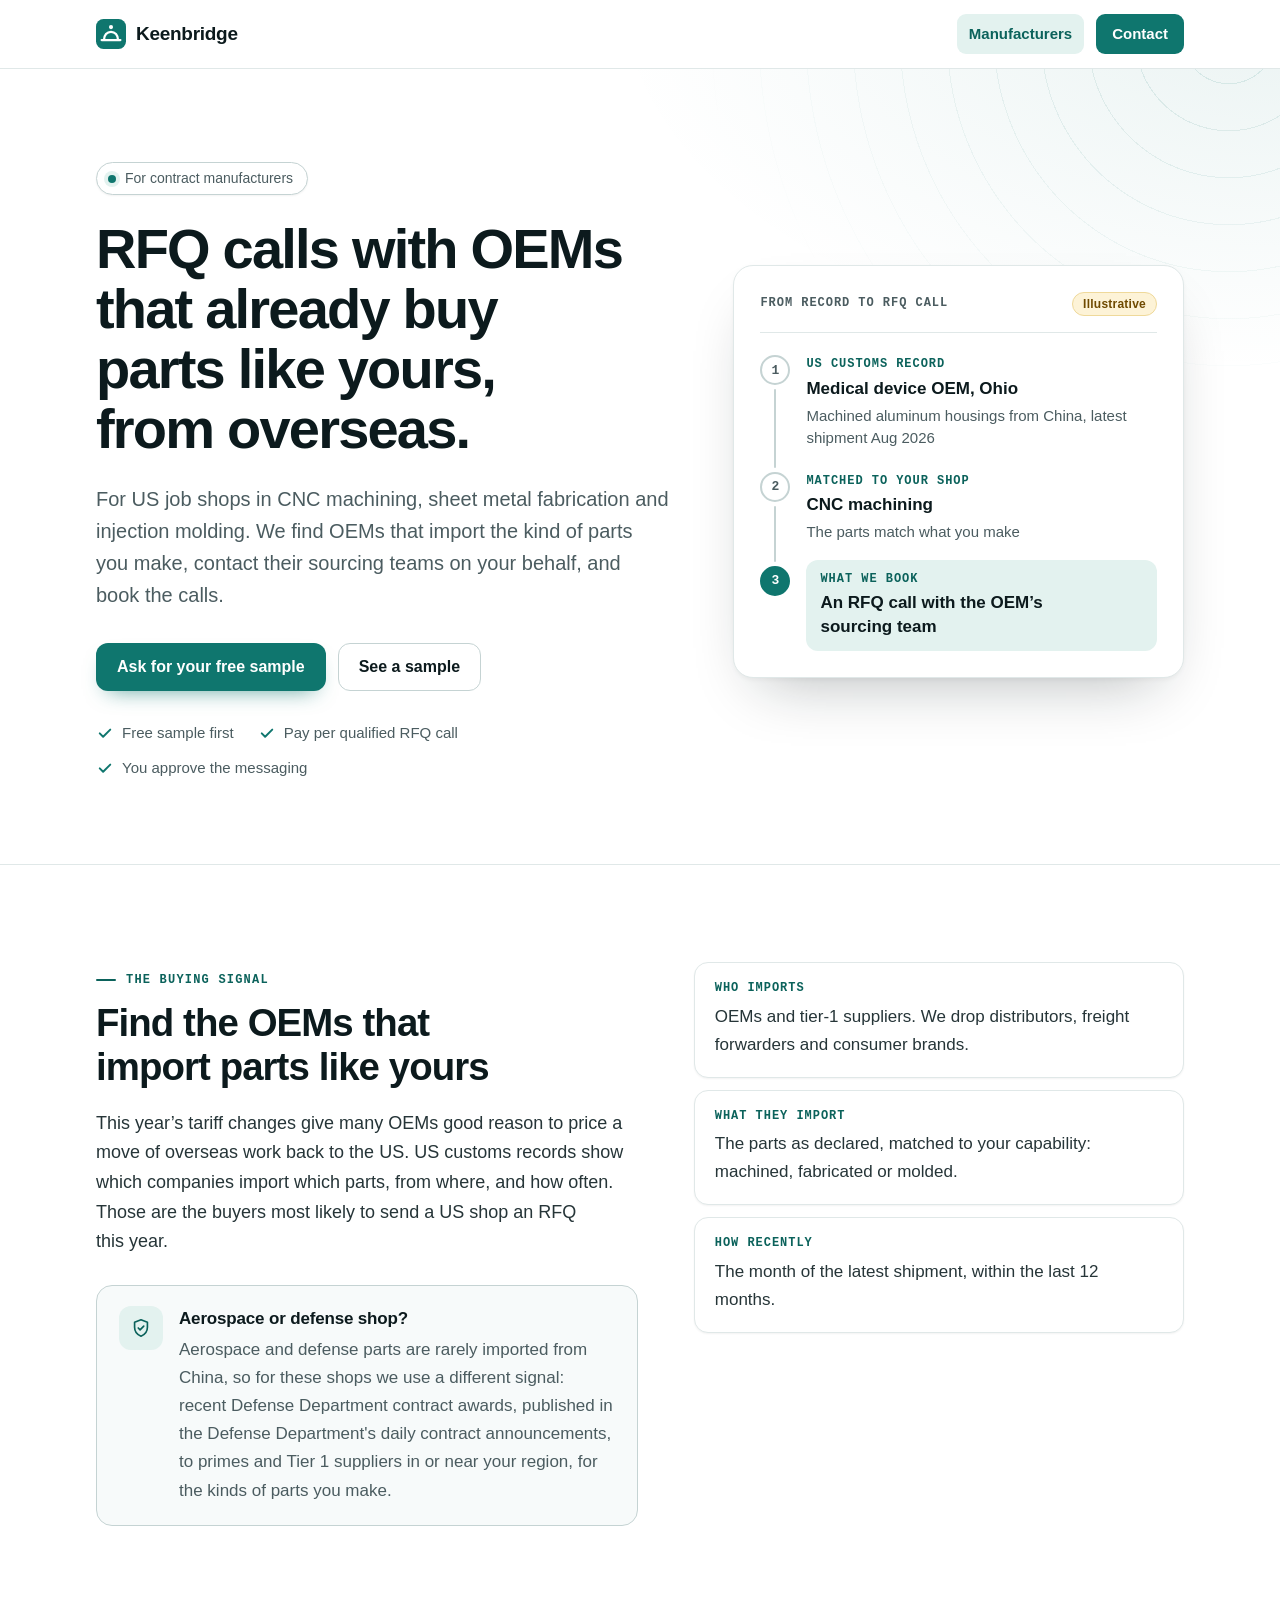
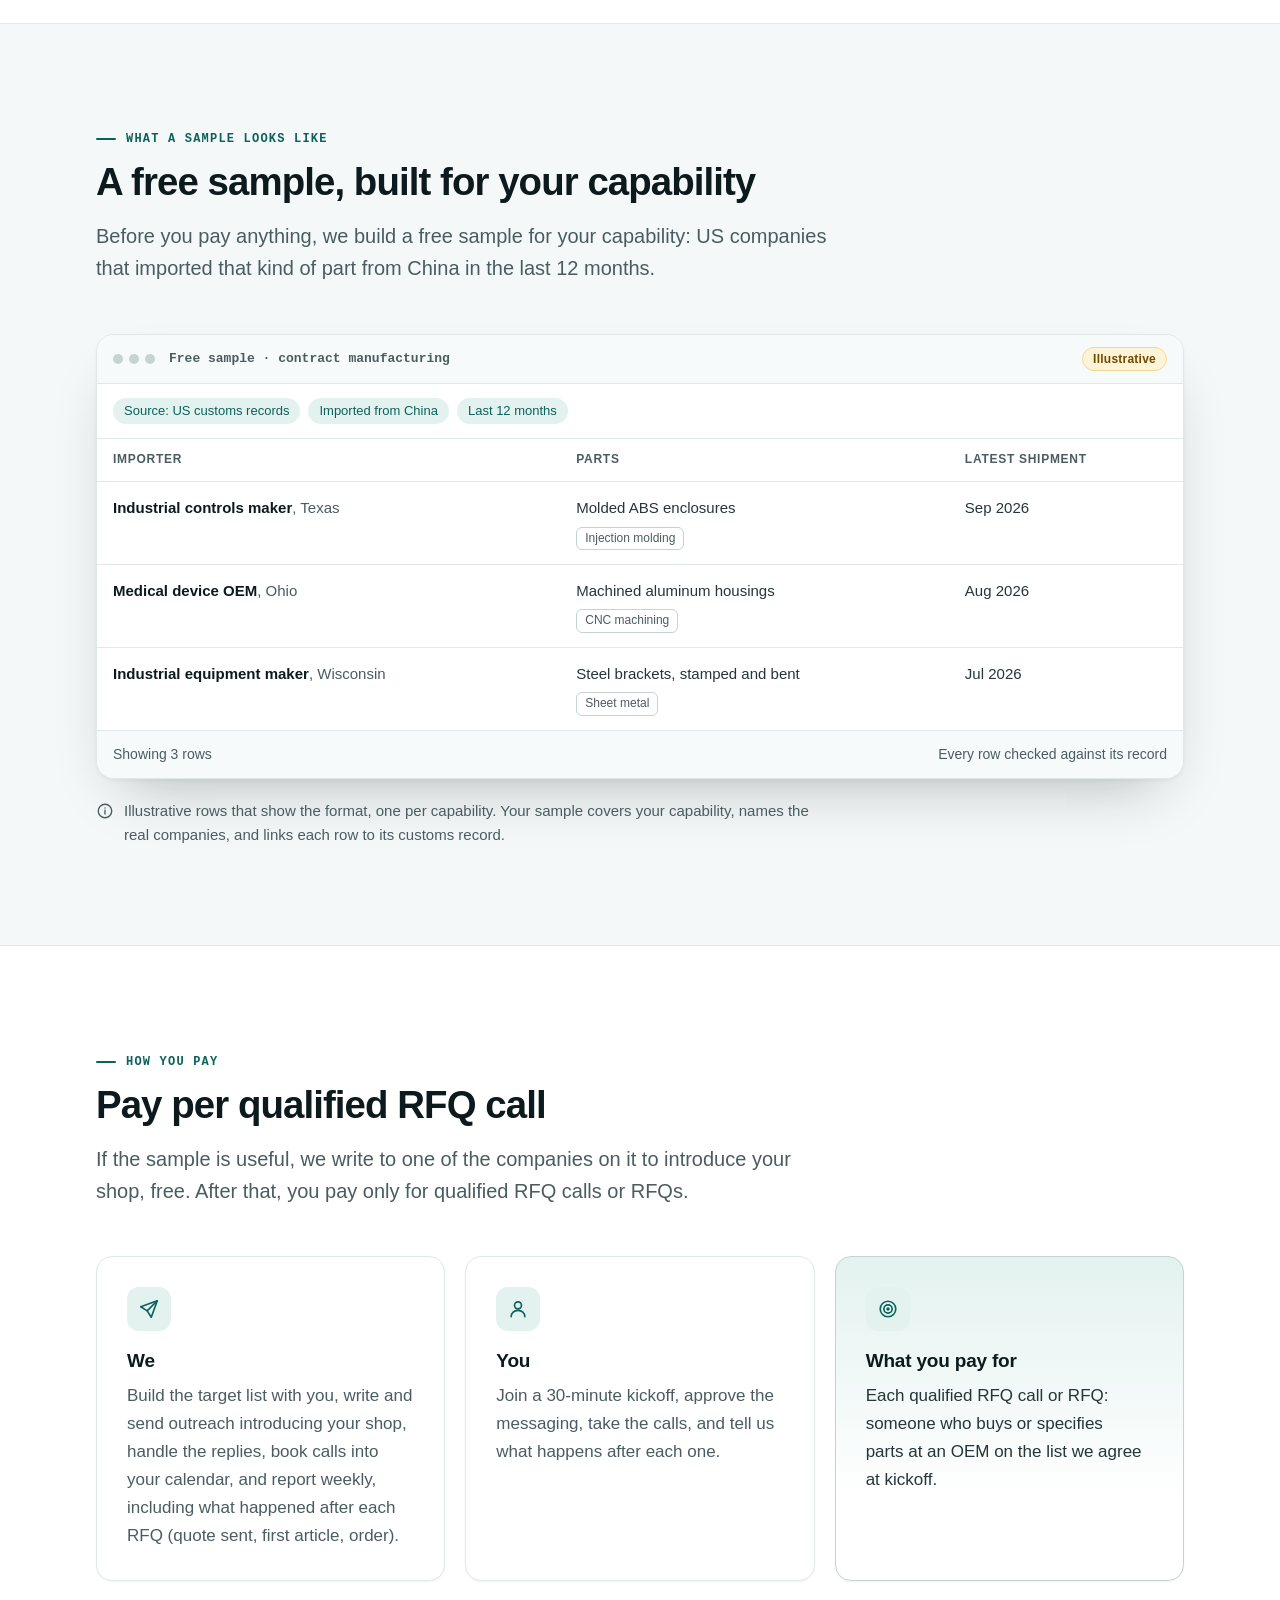
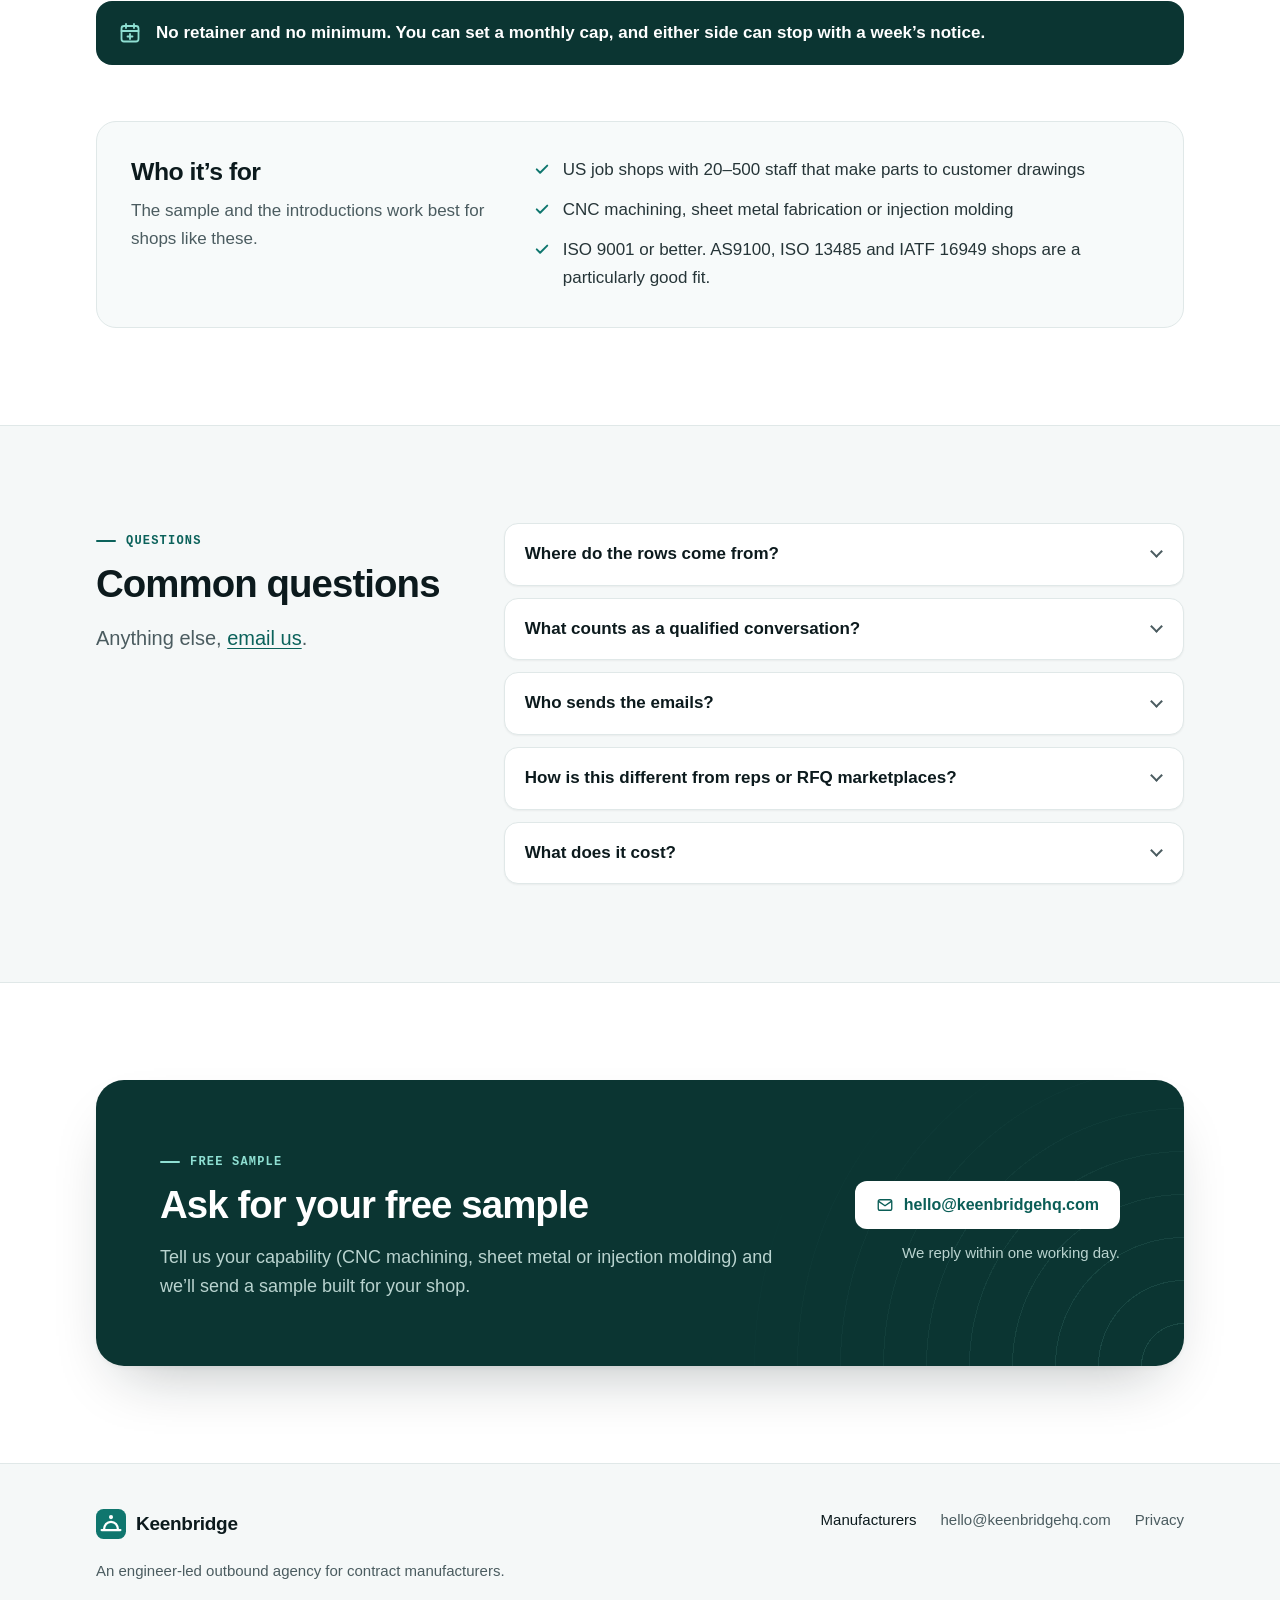
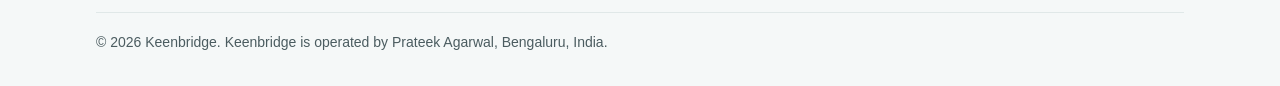
<file: manufacturers/index.html>
<!doctype html>
<html lang="en">
<head>
<meta charset="utf-8">
<meta name="viewport" content="width=device-width, initial-scale=1">
<title>Keenbridge for contract manufacturers</title>
<meta name="description" content="RFQ calls with US OEMs that already import parts like yours. For CNC machining, sheet metal and injection molding shops.">
<link rel="canonical" href="https://keenbridgehq.com/manufacturers/">
<meta name="color-scheme" content="light dark">
<meta name="theme-color" content="#ffffff" media="(prefers-color-scheme: light)">
<meta name="theme-color" content="#0b1315" media="(prefers-color-scheme: dark)">
<meta property="og:type" content="website">
<meta property="og:site_name" content="Keenbridge">
<meta property="og:title" content="Keenbridge for contract manufacturers">
<meta property="og:description" content="RFQ calls with US OEMs that already import parts like yours. For CNC machining, sheet metal and injection molding shops.">
<meta property="og:url" content="https://keenbridgehq.com/manufacturers/">
<link rel="icon" href="data:image/svg+xml,%3Csvg xmlns='http://www.w3.org/2000/svg' viewBox='0 0 32 32'%3E%3Crect width='32' height='32' rx='8' fill='%230f766e'/%3E%3Cpath d='M8.5 22.5c0-5.4 3.3-8.8 7.5-8.8s7.5 3.4 7.5 8.8M6 22.5h20' fill='none' stroke='%23fff' stroke-width='2.4' stroke-linecap='round'/%3E%3Ccircle cx='16' cy='8.6' r='2.2' fill='%23fff'/%3E%3C/svg%3E">
<link rel="stylesheet" href="../styles.css">
</head>
<body>
<a class="skip-link" href="#main">Skip to content</a>

<header class="site-header">
  <div class="container header-inner">
    <a class="brand" href="../">
      <svg class="brand-mark" viewBox="0 0 32 32" aria-hidden="true" focusable="false"><rect width="32" height="32" rx="8" fill="currentColor"/><path d="M8.5 22.5c0-5.4 3.3-8.8 7.5-8.8s7.5 3.4 7.5 8.8M6 22.5h20" fill="none" stroke="#fff" stroke-width="2.4" stroke-linecap="round"/><circle cx="16" cy="8.6" r="2.2" fill="#fff"/></svg>
      <span>Keenbridge</span>
    </a>
    <nav class="site-nav" aria-label="Main">
      <a href="./" aria-current="page">Manufacturers</a>
      <a class="nav-cta" href="#contact">Contact</a>
    </nav>
  </div>
</header>

<main id="main">

  <section class="hero hero--split" aria-labelledby="page-title">
    <div class="container hero-grid">
      <div class="hero-copy">
        <p class="pill"><span class="pill-dot" aria-hidden="true"></span>For contract manufacturers</p>
        <h1 id="page-title">RFQ calls with OEMs that already buy parts like yours, from overseas.</h1>
        <p class="lede">For US job shops in CNC machining, sheet metal fabrication and injection molding. We find OEMs that import the kind of parts you make, contact their sourcing teams on your behalf, and book the calls.</p>
        <div class="actions">
          <a class="btn btn-primary" href="mailto:hello@keenbridgehq.com?subject=Free%20sample%3A%20contract%20manufacturing">Ask for your free sample</a>
          <a class="btn btn-secondary" href="#sample">See a sample</a>
        </div>
        <ul class="hero-points" role="list">
          <li>Free sample first</li>
          <li>Pay per qualified RFQ call</li>
          <li>You approve the messaging</li>
        </ul>
      </div>

      <figure class="pipeline">
        <figcaption class="pipeline-head">
          <span class="mono-label">From record to RFQ call</span>
          <span class="badge">Illustrative</span>
        </figcaption>
        <ol class="pipeline-steps" role="list">
          <li>
            <div class="p-body">
              <p class="p-label">US customs record</p>
              <p class="p-main">Medical device OEM, Ohio</p>
              <p class="p-sub">Machined aluminum housings from China, latest shipment Aug 2026</p>
            </div>
          </li>
          <li>
            <div class="p-body">
              <p class="p-label">Matched to your shop</p>
              <p class="p-main">CNC machining</p>
              <p class="p-sub">The parts match what you make</p>
            </div>
          </li>
          <li class="is-outcome">
            <div class="p-body">
              <p class="p-label">What we book</p>
              <p class="p-main">An RFQ call with the OEM’s sourcing team</p>
            </div>
          </li>
        </ol>
      </figure>
    </div>
  </section>

  <section class="section" id="signal" aria-labelledby="signal-title">
    <div class="container signal-grid">
      <div class="signal-copy">
        <p class="eyebrow">The buying signal</p>
        <h2 id="signal-title">Find the OEMs that import parts like yours</h2>
        <p>This year’s tariff changes give many OEMs good reason to price a move of overseas work back to the US. US customs records show which companies import which parts, from where, and how often. Those are the buyers most likely to send a US shop an RFQ this year.</p>
        <aside class="callout" aria-labelledby="aero-title">
          <span class="icon-chip" aria-hidden="true"><svg viewBox="0 0 24 24" fill="none" stroke="currentColor" stroke-width="1.8" stroke-linecap="round" stroke-linejoin="round" focusable="false"><path d="M12 3 5 5.8v5.4c0 4.4 2.9 8.1 7 9.8 4.1-1.7 7-5.4 7-9.8V5.8Z"/><path d="m9 12 2 2 4-4"/></svg></span>
          <div>
            <h3 id="aero-title">Aerospace or defense shop?</h3>
            <p>Aerospace and defense parts are rarely imported from China, so for these shops we use a different signal: recent Defense Department contract awards, published in the Defense Department's daily contract announcements, to primes and Tier 1 suppliers in or near your region, for the kinds of parts you make.</p>
          </div>
        </aside>
      </div>
      <dl class="facts">
        <div>
          <dt>Who imports</dt>
          <dd>OEMs and tier-1 suppliers. We drop distributors, freight forwarders and consumer brands.</dd>
        </div>
        <div>
          <dt>What they import</dt>
          <dd>The parts as declared, matched to your capability: machined, fabricated or molded.</dd>
        </div>
        <div>
          <dt>How recently</dt>
          <dd>The month of the latest shipment, within the last 12 months.</dd>
        </div>
      </dl>
    </div>
  </section>

  <section class="section section--soft" id="sample" aria-labelledby="sample-title">
    <div class="container">
      <div class="section-head">
        <p class="eyebrow">What a sample looks like</p>
        <h2 id="sample-title">A free sample, built for your capability</h2>
        <p class="lede">Before you pay anything, we build a free sample for your capability: US companies that imported that kind of part from China in the last 12 months.</p>
      </div>

      <div class="preview">
        <div class="preview-bar">
          <div class="dots" aria-hidden="true"><span></span><span></span><span></span></div>
          <p class="preview-title">Free sample · contract manufacturing</p>
          <span class="badge">Illustrative</span>
        </div>
        <div class="preview-meta">
          <span class="chip">Source: US customs records</span>
          <span class="chip">Imported from China</span>
          <span class="chip">Last 12 months</span>
        </div>
        <div class="table-scroll" role="region" aria-labelledby="sample-caption" tabindex="0">
          <table class="data-table">
            <caption id="sample-caption" class="visually-hidden">Illustrative sample rows: the importer, the parts and the latest shipment</caption>
            <thead>
              <tr><th scope="col">Importer</th><th scope="col">Parts</th><th scope="col">Latest shipment</th></tr>
            </thead>
            <tbody>
              <tr>
                <th scope="row">Industrial controls maker<span class="where">, Texas</span></th>
                <td>Molded ABS enclosures<br><span class="tag">Injection molding</span></td>
                <td class="nowrap">Sep 2026</td>
              </tr>
              <tr>
                <th scope="row">Medical device OEM<span class="where">, Ohio</span></th>
                <td>Machined aluminum housings<br><span class="tag">CNC machining</span></td>
                <td class="nowrap">Aug 2026</td>
              </tr>
              <tr>
                <th scope="row">Industrial equipment maker<span class="where">, Wisconsin</span></th>
                <td>Steel brackets, stamped and bent<br><span class="tag">Sheet metal</span></td>
                <td class="nowrap">Jul 2026</td>
              </tr>
            </tbody>
          </table>
        </div>
        <div class="preview-foot"><span>Showing 3 rows</span><span>Every row checked against its record</span></div>
      </div>
      <p class="preview-note"><svg viewBox="0 0 24 24" fill="none" stroke="currentColor" stroke-width="1.8" stroke-linecap="round" stroke-linejoin="round" aria-hidden="true" focusable="false"><circle cx="12" cy="12" r="9"/><path d="M12 11v5M12 8h.01"/></svg><span>Illustrative rows that show the format, one per capability. Your sample covers your capability, names the real companies, and links each row to its customs record.</span></p>
    </div>
  </section>

  <section class="section" id="pilot" aria-labelledby="pilot-title">
    <div class="container">
      <div class="section-head">
        <p class="eyebrow">How you pay</p>
        <h2 id="pilot-title">Pay per qualified RFQ call</h2>
        <p class="lede">If the sample is useful, we write to one of the companies on it to introduce your shop, free. After that, you pay only for qualified RFQ calls or RFQs.</p>
      </div>
      <div class="pilot-grid">
        <article class="pilot-card">
          <span class="icon-chip" aria-hidden="true"><svg viewBox="0 0 24 24" fill="none" stroke="currentColor" stroke-width="1.8" stroke-linecap="round" stroke-linejoin="round" focusable="false"><path d="M21 3 10 14"/><path d="M21 3 14.5 21 10 14 3 9.5Z"/></svg></span>
          <h3>We</h3>
          <p>Build the target list with you, write and send outreach introducing your shop, handle the replies, book calls into your calendar, and report weekly, including what happened after each RFQ (quote sent, first article, order).</p>
        </article>
        <article class="pilot-card">
          <span class="icon-chip" aria-hidden="true"><svg viewBox="0 0 24 24" fill="none" stroke="currentColor" stroke-width="1.8" stroke-linecap="round" stroke-linejoin="round" focusable="false"><circle cx="12" cy="8" r="3.8"/><path d="M4.5 20.5c0-4.1 3.4-7 7.5-7s7.5 2.9 7.5 7"/></svg></span>
          <h3>You</h3>
          <p>Join a 30-minute kickoff, approve the messaging, take the calls, and tell us what happens after each one.</p>
        </article>
        <article class="pilot-card pilot-card--target">
          <span class="icon-chip" aria-hidden="true"><svg viewBox="0 0 24 24" fill="none" stroke="currentColor" stroke-width="1.8" stroke-linecap="round" stroke-linejoin="round" focusable="false"><circle cx="12" cy="12" r="8.5"/><circle cx="12" cy="12" r="4.5"/><circle cx="12" cy="12" r="1" fill="currentColor"/></svg></span>
          <h3>What you pay for</h3>
          <p>Each qualified RFQ call or RFQ: someone who buys or specifies parts at an OEM on the list we agree at kickoff.</p>
        </article>
      </div>
      <p class="guarantee-strip"><svg viewBox="0 0 24 24" fill="none" stroke="currentColor" stroke-width="1.8" stroke-linecap="round" stroke-linejoin="round" aria-hidden="true" focusable="false"><rect x="3.5" y="5" width="17" height="15.5" rx="2.5"/><path d="M3.5 10h17M8 3v4M16 3v4M12 13v5M9.5 15.5h5"/></svg><span><strong>No retainer and no minimum. You can set a monthly cap, and either side can stop with a week’s notice.</strong></span></p>

      <div class="fit">
        <div>
          <h3>Who it’s for</h3>
          <p class="fit-intro">The sample and the introductions work best for shops like these.</p>
        </div>
        <ul class="checklist" role="list">
          <li>US job shops with 20–500 staff that make parts to customer drawings</li>
          <li>CNC machining, sheet metal fabrication or injection molding</li>
          <li>ISO 9001 or better. AS9100, ISO 13485 and IATF 16949 shops are a particularly good fit.</li>
        </ul>
      </div>
    </div>
  </section>

  <section class="section section--soft" id="faq" aria-labelledby="faq-title">
    <div class="container faq-layout">
      <div class="section-head">
        <p class="eyebrow">Questions</p>
        <h2 id="faq-title">Common questions</h2>
        <p class="lede">Anything else, <a href="mailto:hello@keenbridgehq.com">email us</a>.</p>
      </div>
      <div class="faq">
        <details>
          <summary>Where do the rows come from?</summary>
          <div class="faq-answer">
            <p>US customs records. When goods arrive in the US by sea, the bill-of-lading records show which company imported which parts, from where, and when. We keep OEMs and tier-1 suppliers, drop distributors, forwarders and consumer brands, and check every row against its record.</p>
            <p>For aerospace and defense shops we use recent Defense Department contract awards, published in the Defense Department's daily contract announcements, instead.</p>
          </div>
        </details>
        <details>
          <summary>What counts as a qualified conversation?</summary>
          <div class="faq-answer">
            <p>A call with someone who buys or specifies parts (sourcing, procurement, supply chain, or manufacturing or supplier-quality engineering) at an OEM on the list we agree at kickoff, or an RFQ from such an OEM.</p>
            <p>Each company counts once. Existing customers and “not interested” replies don’t count, and a booked call you miss still counts.</p>
          </div>
        </details>
        <details>
          <summary>Who sends the emails?</summary>
          <div class="faq-answer">
            <p>We do, from our own inboxes, introducing your shop. You approve the messaging first; we handle the replies and book the calls into your calendar.</p>
          </div>
        </details>
        <details>
          <summary>How is this different from reps or RFQ marketplaces?</summary>
          <div class="faq-answer">
            <p>Reps sell into accounts they already know in their territory. We find OEMs you don’t know yet, nationally, while they have reason to re-quote, and hand the meetings to you or your reps.</p>
            <p>On marketplaces, many shops bid on the same RFQ, often on price. We open direct conversations with the people who buy or specify parts.</p>
          </div>
        </details>
        <details>
          <summary>What does it cost?</summary>
          <div class="faq-answer">
            <p>The sample and the first introduction are free, with no strings attached. After that, you pay only for qualified RFQ calls or RFQs, with no retainer and no minimum. <a href="mailto:hello@keenbridgehq.com?subject=Terms%3A%20contract%20manufacturing">Email us</a> and we’ll send the terms.</p>
          </div>
        </details>
      </div>
    </div>
  </section>

  <section class="section" id="contact" aria-labelledby="contact-title">
    <div class="container">
      <div class="cta-band">
        <div class="cta-copy">
          <p class="eyebrow">Free sample</p>
          <h2 id="contact-title">Ask for your free sample</h2>
          <p>Tell us your capability (CNC machining, sheet metal or injection molding) and we’ll send a sample built for your shop.</p>
        </div>
        <div class="cta-actions">
          <a class="btn btn-light" href="mailto:hello@keenbridgehq.com?subject=Free%20sample%3A%20contract%20manufacturing" aria-label="Email hello@keenbridgehq.com"><svg viewBox="0 0 24 24" fill="none" stroke="currentColor" stroke-width="1.8" stroke-linecap="round" stroke-linejoin="round" aria-hidden="true" focusable="false"><rect x="3" y="5" width="18" height="14" rx="2.5"/><path d="m4 7.5 8 5.5 8-5.5"/></svg>hello@keenbridgehq.com</a>
          <p class="cta-note">We reply within one working day.</p>
        </div>
      </div>
    </div>
  </section>

</main>

<footer class="site-footer">
  <div class="container footer-inner">
    <div class="footer-brand">
      <a class="brand" href="../">
        <svg class="brand-mark" viewBox="0 0 32 32" aria-hidden="true" focusable="false"><rect width="32" height="32" rx="8" fill="currentColor"/><path d="M8.5 22.5c0-5.4 3.3-8.8 7.5-8.8s7.5 3.4 7.5 8.8M6 22.5h20" fill="none" stroke="#fff" stroke-width="2.4" stroke-linecap="round"/><circle cx="16" cy="8.6" r="2.2" fill="#fff"/></svg>
        <span>Keenbridge</span>
      </a>
      <p>An engineer-led outbound agency for contract manufacturers.</p>
    </div>
    <nav class="footer-nav" aria-label="Footer">
      <a href="./" aria-current="page">Manufacturers</a>
      <a href="mailto:hello@keenbridgehq.com">hello@keenbridgehq.com</a>
      <a href="../privacy/">Privacy</a>
    </nav>
  </div>
  <div class="container">
    <div class="footer-base"><p>© 2026 Keenbridge. Keenbridge is operated by Prateek Agarwal, Bengaluru, India.</p></div>
  </div>
</footer>
<!-- Cloudflare Web Analytics --><script type='module' src='https://static.cloudflareinsights.com/beacon.min.js' data-cf-beacon='{"token": "dc4ea5b1ded84a5d9db8619dbc2233f4"}'></script><!-- End Cloudflare Web Analytics -->
</body>
</html>
</file>
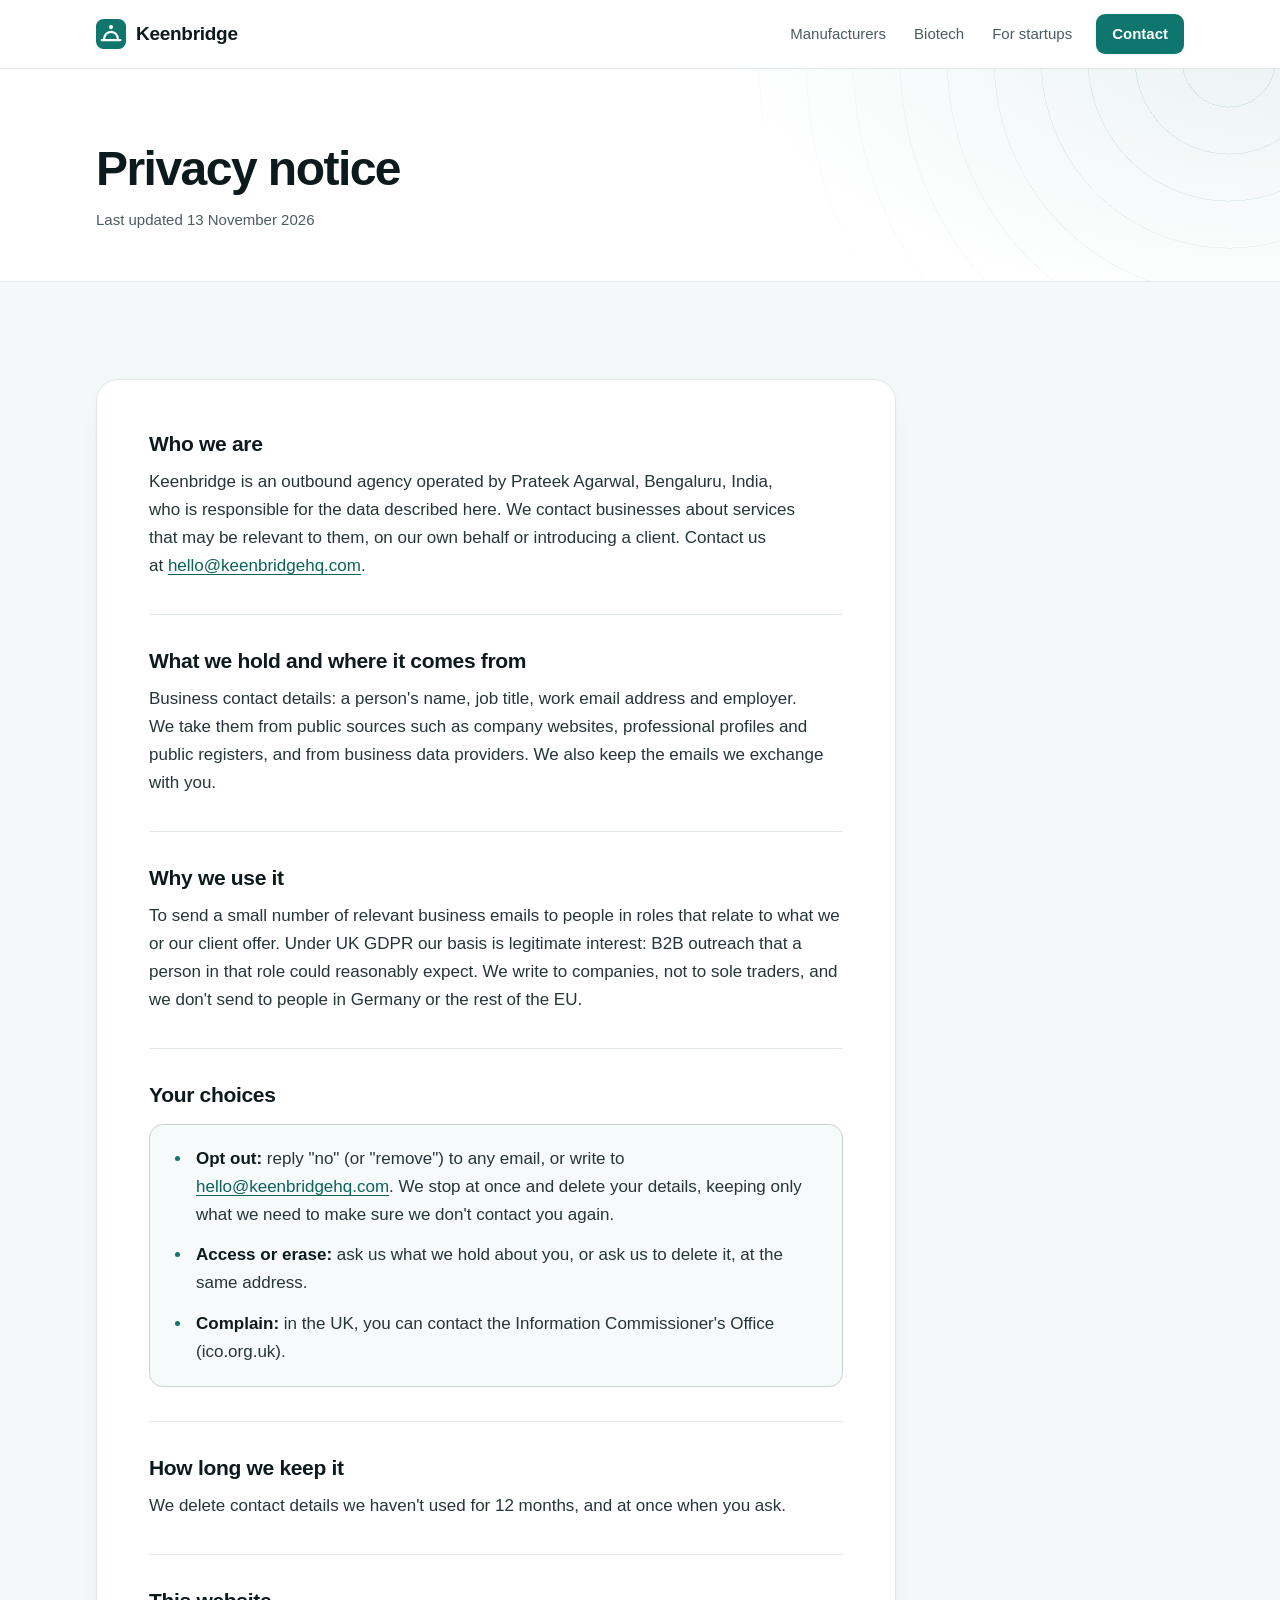
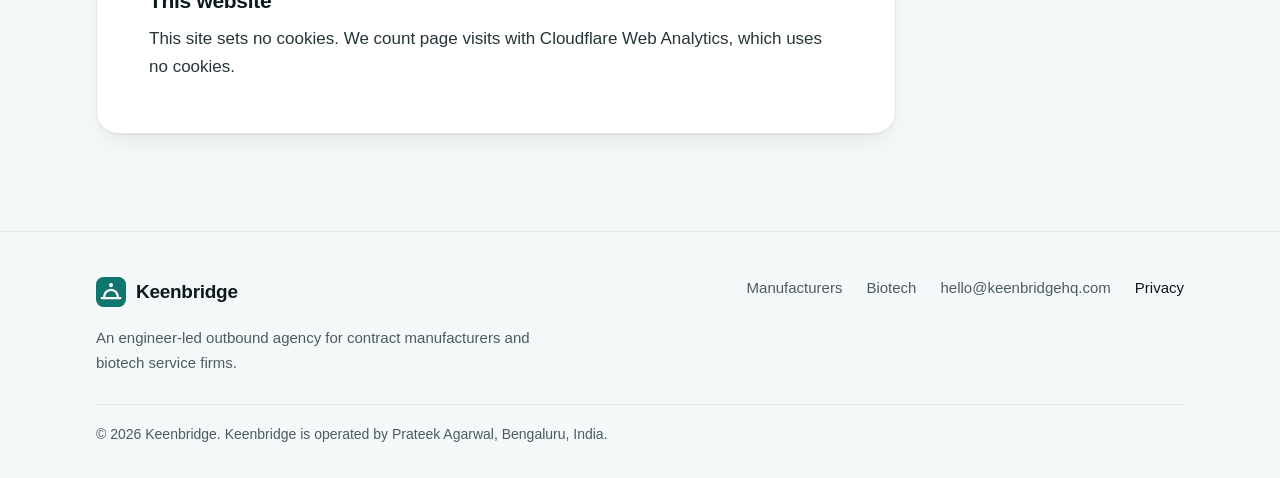
<file: privacy/index.html>
<!doctype html>
<html lang="en">
<head>
<meta charset="utf-8">
<meta name="viewport" content="width=device-width, initial-scale=1">
<title>Keenbridge privacy notice</title>
<meta name="description" content="How Keenbridge uses business contact details, and how to opt out.">
<link rel="canonical" href="https://keenbridgehq.com/privacy/">
<meta name="color-scheme" content="light dark">
<meta name="theme-color" content="#ffffff" media="(prefers-color-scheme: light)">
<meta name="theme-color" content="#0b1315" media="(prefers-color-scheme: dark)">
<meta property="og:type" content="website">
<meta property="og:site_name" content="Keenbridge">
<meta property="og:title" content="Keenbridge privacy notice">
<meta property="og:description" content="How Keenbridge uses business contact details, and how to opt out.">
<meta property="og:url" content="https://keenbridgehq.com/privacy/">
<link rel="icon" href="data:image/svg+xml,%3Csvg xmlns='http://www.w3.org/2000/svg' viewBox='0 0 32 32'%3E%3Crect width='32' height='32' rx='8' fill='%230f766e'/%3E%3Cpath d='M8.5 22.5c0-5.4 3.3-8.8 7.5-8.8s7.5 3.4 7.5 8.8M6 22.5h20' fill='none' stroke='%23fff' stroke-width='2.4' stroke-linecap='round'/%3E%3Ccircle cx='16' cy='8.6' r='2.2' fill='%23fff'/%3E%3C/svg%3E">
<link rel="stylesheet" href="../styles.css">
</head>
<body>
<!-- Draft for the founder to approve; not legal advice (docs/sending-setup.md, "Compliance"). -->
<!-- The notice's wording below is unchanged from the 2 October 2026 version (only the layout and styling changed), except the "This website" line, changed 13 November 2026 when Cloudflare Web Analytics was added. -->
<a class="skip-link" href="#main">Skip to content</a>

<header class="site-header">
  <div class="container header-inner">
    <a class="brand" href="../">
      <svg class="brand-mark" viewBox="0 0 32 32" aria-hidden="true" focusable="false"><rect width="32" height="32" rx="8" fill="currentColor"/><path d="M8.5 22.5c0-5.4 3.3-8.8 7.5-8.8s7.5 3.4 7.5 8.8M6 22.5h20" fill="none" stroke="#fff" stroke-width="2.4" stroke-linecap="round"/><circle cx="16" cy="8.6" r="2.2" fill="#fff"/></svg>
      <span>Keenbridge</span>
    </a>
    <nav class="site-nav" aria-label="Main">
      <a href="../manufacturers/">Manufacturers</a>
      <a href="../biotech/">Biotech</a>
      <a href="../startups/">For startups</a>
      <a class="nav-cta" href="../#contact">Contact</a>
    </nav>
  </div>
</header>

<main id="main">

  <section class="page-hero" aria-labelledby="page-title">
    <div class="container">
      <h1 id="page-title">Privacy notice</h1>
      <p class="page-meta">Last updated 13 November 2026</p>
    </div>
  </section>

  <section class="section section--doc">
    <div class="container">
      <article class="doc-card prose" aria-labelledby="page-title">
        <h2>Who we are</h2>
        <p>Keenbridge is an outbound agency operated by Prateek Agarwal, Bengaluru, India, who is responsible for the data described here. We contact businesses about services that may be relevant to them, on our own behalf or introducing a client. Contact us at <a href="mailto:hello@keenbridgehq.com">hello@keenbridgehq.com</a>.</p>

        <h2>What we hold and where it comes from</h2>
        <p>Business contact details: a person's name, job title, work email address and employer. We take them from public sources such as company websites, professional profiles and public registers, and from business data providers. We also keep the emails we exchange with you.</p>

        <h2>Why we use it</h2>
        <p>To send a small number of relevant business emails to people in roles that relate to what we or our client offer. Under UK GDPR our basis is legitimate interest: B2B outreach that a person in that role could reasonably expect. We write to companies, not to sole traders, and we don't send to people in Germany or the rest of the EU.</p>

        <h2>Your choices</h2>
        <ul class="choices">
          <li><strong>Opt out:</strong> reply "no" (or "remove") to any email, or write to <a href="mailto:hello@keenbridgehq.com">hello@keenbridgehq.com</a>. We stop at once and delete your details, keeping only what we need to make sure we don't contact you again.</li>
          <li><strong>Access or erase:</strong> ask us what we hold about you, or ask us to delete it, at the same address.</li>
          <li><strong>Complain:</strong> in the UK, you can contact the Information Commissioner's Office (ico.org.uk).</li>
        </ul>

        <h2>How long we keep it</h2>
        <p>We delete contact details we haven't used for 12 months, and at once when you ask.</p>

        <h2>This website</h2>
        <p>This site sets no cookies. We count page visits with Cloudflare Web Analytics, which uses no cookies.</p>
      </article>
    </div>
  </section>

</main>

<footer class="site-footer">
  <div class="container footer-inner">
    <div class="footer-brand">
      <a class="brand" href="../">
        <svg class="brand-mark" viewBox="0 0 32 32" aria-hidden="true" focusable="false"><rect width="32" height="32" rx="8" fill="currentColor"/><path d="M8.5 22.5c0-5.4 3.3-8.8 7.5-8.8s7.5 3.4 7.5 8.8M6 22.5h20" fill="none" stroke="#fff" stroke-width="2.4" stroke-linecap="round"/><circle cx="16" cy="8.6" r="2.2" fill="#fff"/></svg>
        <span>Keenbridge</span>
      </a>
      <p>An engineer-led outbound agency for contract manufacturers and biotech service firms.</p>
    </div>
    <nav class="footer-nav" aria-label="Footer">
      <a href="../manufacturers/">Manufacturers</a>
      <a href="../biotech/">Biotech</a>
      <a href="mailto:hello@keenbridgehq.com">hello@keenbridgehq.com</a>
      <a href="./" aria-current="page">Privacy</a>
    </nav>
  </div>
  <div class="container">
    <div class="footer-base"><p>© 2026 Keenbridge. Keenbridge is operated by Prateek Agarwal, Bengaluru, India.</p></div>
  </div>
</footer>
<!-- Cloudflare Web Analytics --><script type='module' src='https://static.cloudflareinsights.com/beacon.min.js' data-cf-beacon='{"token": "dc4ea5b1ded84a5d9db8619dbc2233f4"}'></script><!-- End Cloudflare Web Analytics -->
</body>
</html>
</file>
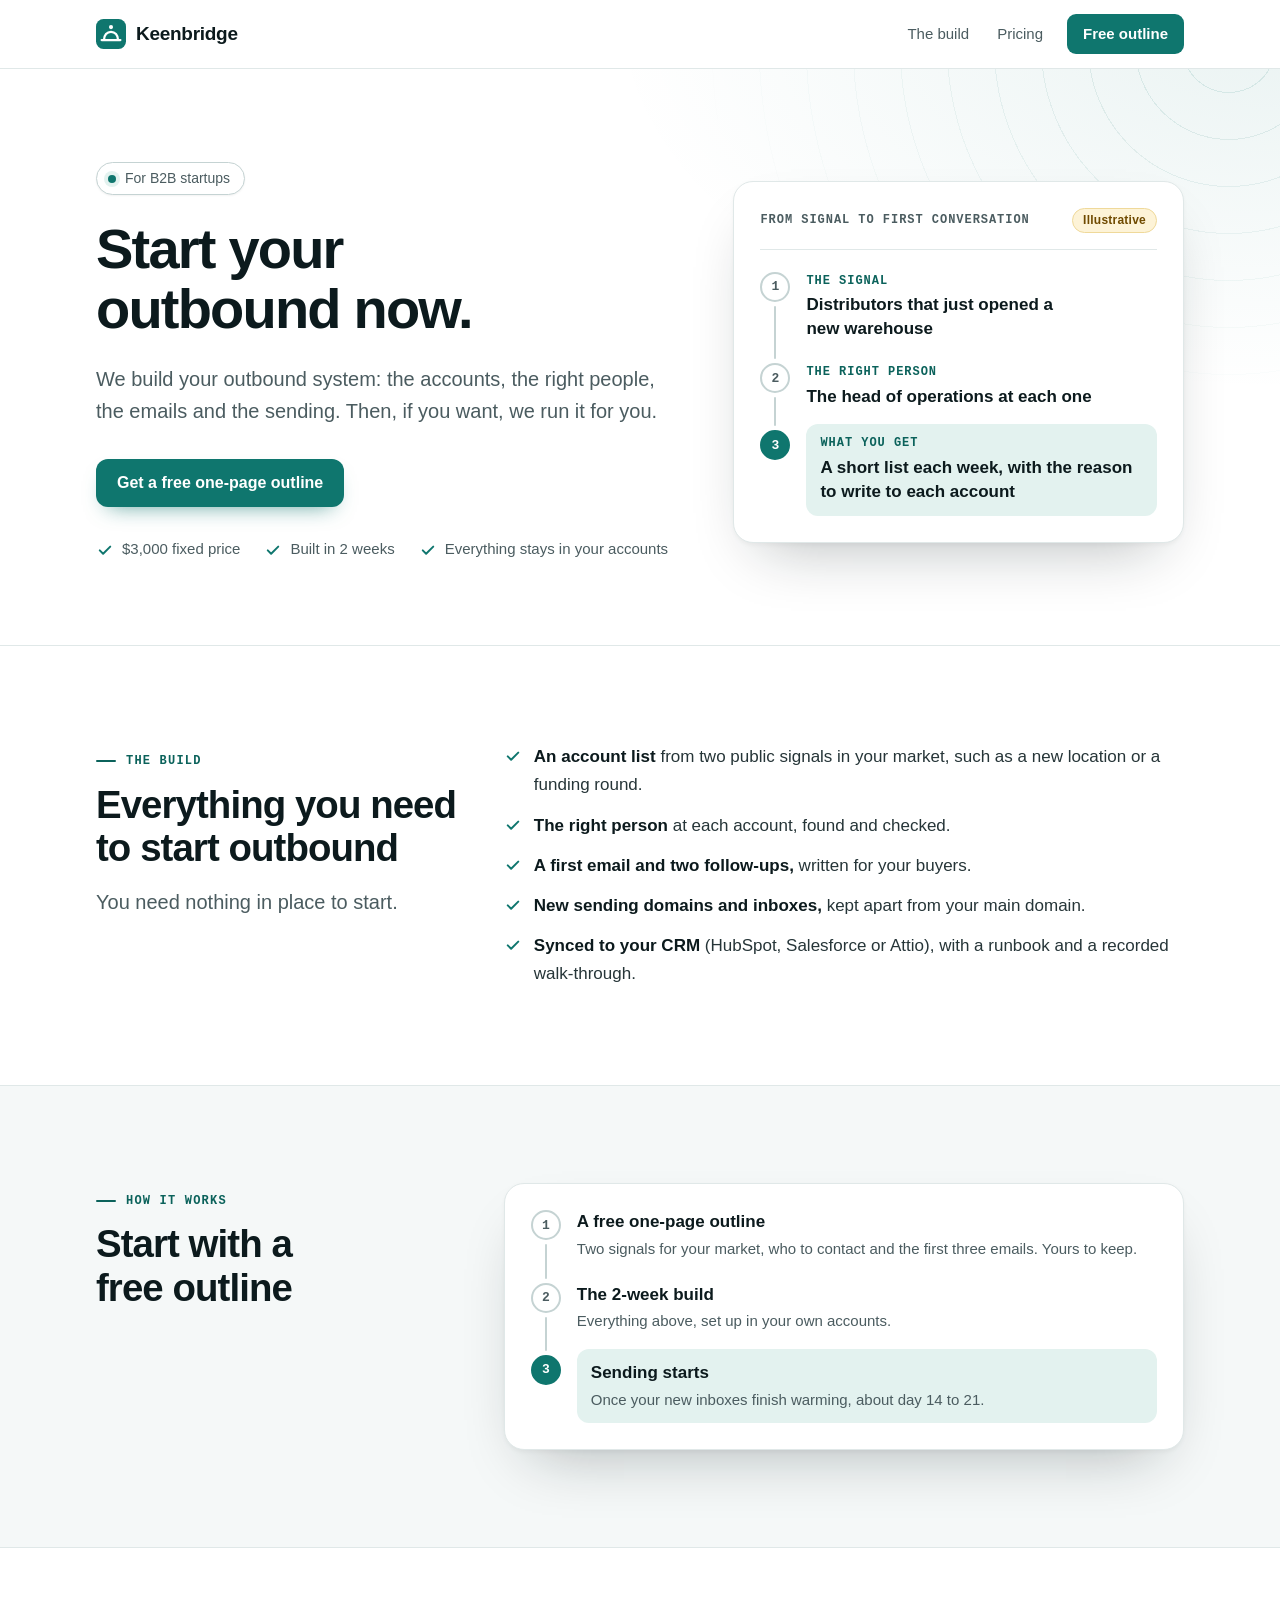
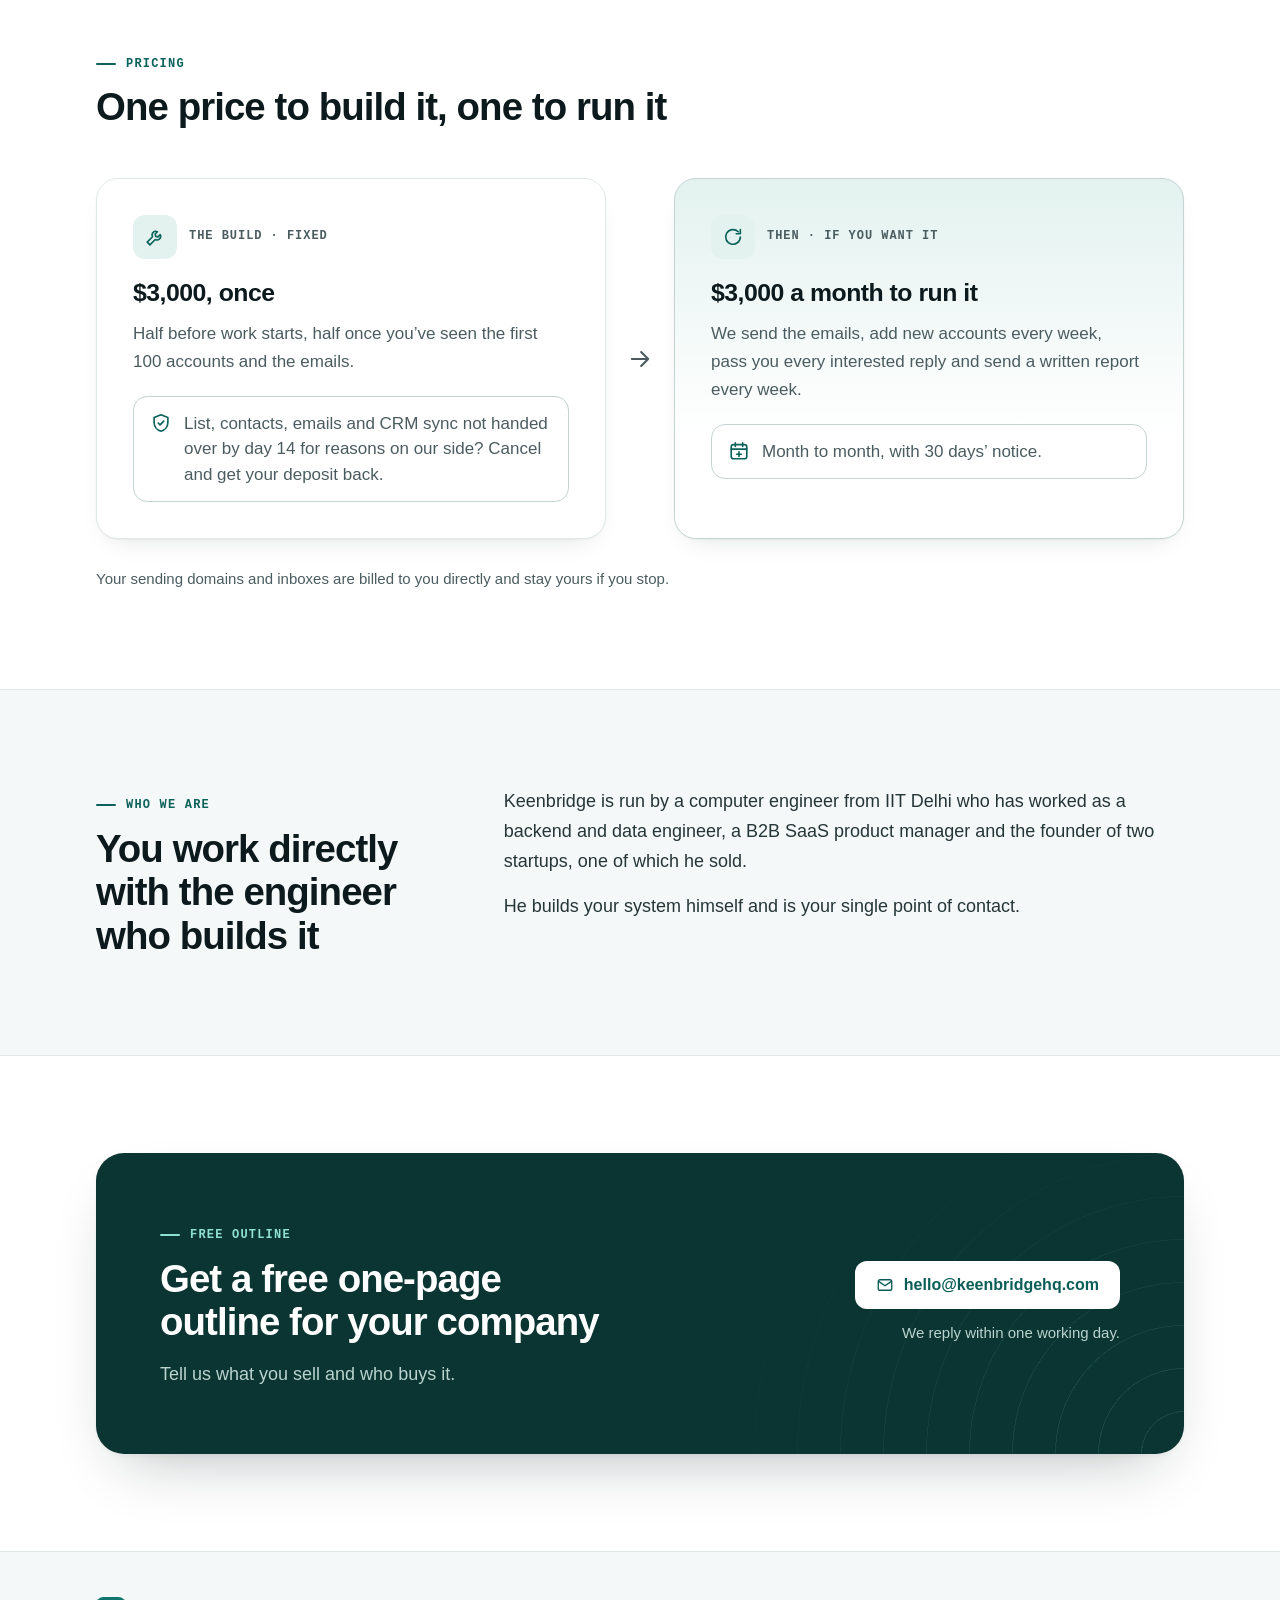
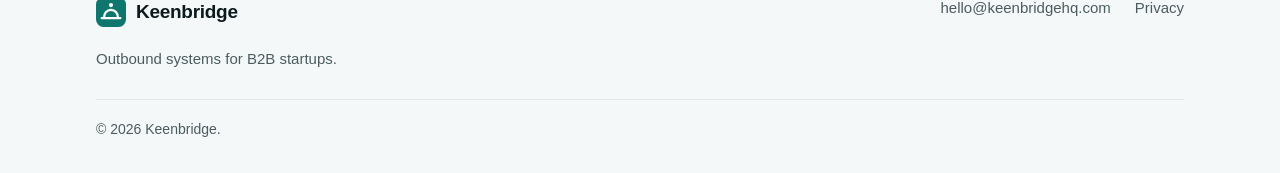
<file: startups/index.html>
<!doctype html>
<html lang="en">
<head>
<meta charset="utf-8">
<meta name="viewport" content="width=device-width, initial-scale=1">
<title>Keenbridge: outbound systems for B2B startups</title>
<meta name="description" content="A working outbound system for your startup, built in two weeks in your own accounts: the account list, the right contacts, the emails, and sending that lands in inboxes. $3,000 fixed, then run month to month if you want.">
<link rel="canonical" href="https://keenbridgehq.com/startups/">
<meta name="color-scheme" content="light dark">
<meta name="theme-color" content="#ffffff" media="(prefers-color-scheme: light)">
<meta name="theme-color" content="#0b1315" media="(prefers-color-scheme: dark)">
<meta property="og:type" content="website">
<meta property="og:site_name" content="Keenbridge">
<meta property="og:title" content="Keenbridge: outbound systems for B2B startups">
<meta property="og:description" content="A working outbound system for your startup, built in two weeks in your own accounts. $3,000 fixed.">
<meta property="og:url" content="https://keenbridgehq.com/startups/">
<link rel="icon" href="data:image/svg+xml,%3Csvg xmlns='http://www.w3.org/2000/svg' viewBox='0 0 32 32'%3E%3Crect width='32' height='32' rx='8' fill='%230f766e'/%3E%3Cpath d='M8.5 22.5c0-5.4 3.3-8.8 7.5-8.8s7.5 3.4 7.5 8.8M6 22.5h20' fill='none' stroke='%23fff' stroke-width='2.4' stroke-linecap='round'/%3E%3Ccircle cx='16' cy='8.6' r='2.2' fill='%23fff'/%3E%3C/svg%3E">
<link rel="stylesheet" href="../styles.css">
</head>
<body>
<a class="skip-link" href="#main">Skip to content</a>

<header class="site-header">
  <div class="container header-inner">
    <a class="brand" href="./" aria-current="page">
      <svg class="brand-mark" viewBox="0 0 32 32" aria-hidden="true" focusable="false"><rect width="32" height="32" rx="8" fill="currentColor"/><path d="M8.5 22.5c0-5.4 3.3-8.8 7.5-8.8s7.5 3.4 7.5 8.8M6 22.5h20" fill="none" stroke="#fff" stroke-width="2.4" stroke-linecap="round"/><circle cx="16" cy="8.6" r="2.2" fill="#fff"/></svg>
      <span>Keenbridge</span>
    </a>
    <nav class="site-nav" aria-label="Main">
      <a href="#build">The build</a>
      <a href="#pricing">Pricing</a>
      <a class="nav-cta" href="#contact">Free outline</a>
    </nav>
  </div>
</header>

<main id="main">

  <section class="hero hero--split" aria-labelledby="page-title">
    <div class="container hero-grid">
      <div class="hero-copy">
        <p class="pill"><span class="pill-dot" aria-hidden="true"></span>For B2B startups</p>
        <h1 id="page-title">Start your outbound now.</h1>
        <p class="lede">We build your outbound system: the accounts, the right people, the emails and the sending. Then, if you want, we run it for you.</p>
        <div class="actions">
          <a class="btn btn-primary" href="mailto:hello@keenbridgehq.com?subject=Free%20outline%20for%20my%20startup">Get a free one-page outline</a>
        </div>
        <ul class="hero-points" role="list">
          <li>$3,000 fixed price</li>
          <li>Built in 2 weeks</li>
          <li>Everything stays in your accounts</li>
        </ul>
      </div>

      <!-- Wide screens only (the home page's "moments" pattern): phones go straight from the hero to the build. -->
      <figure class="pipeline moments">
        <figcaption class="pipeline-head">
          <span class="mono-label">From signal to first conversation</span>
          <span class="badge">Illustrative</span>
        </figcaption>
        <ol class="pipeline-steps" role="list">
          <li>
            <div class="p-body">
              <p class="p-label">The signal</p>
              <p class="p-main">Distributors that just opened a new warehouse</p>
            </div>
          </li>
          <li>
            <div class="p-body">
              <p class="p-label">The right person</p>
              <p class="p-main">The head of operations at each one</p>
            </div>
          </li>
          <li class="is-outcome">
            <div class="p-body">
              <p class="p-label">What you get</p>
              <p class="p-main">A short list each week, with the reason to write to each account</p>
            </div>
          </li>
        </ol>
      </figure>
    </div>
  </section>

  <section class="section" id="build" aria-labelledby="build-title">
    <div class="container faq-layout">
      <div class="section-head">
        <p class="eyebrow">The build</p>
        <h2 id="build-title">Everything you need to start outbound</h2>
        <p class="lede">You need nothing in place to start.</p>
      </div>
      <ul class="checklist" role="list">
        <li><span><strong>An account list</strong> from two public signals in your market, such as a new location or a funding round.</span></li>
        <li><span><strong>The right person</strong> at each account, found and checked.</span></li>
        <li><span><strong>A first email and two follow-ups,</strong> written for your buyers.</span></li>
        <li><span><strong>New sending domains and inboxes,</strong> kept apart from your main domain.</span></li>
        <li><span><strong>Synced to your CRM</strong> (HubSpot, Salesforce or Attio), with a runbook and a recorded walk-through.</span></li>
      </ul>
    </div>
  </section>

  <section class="section section--soft" id="how" aria-labelledby="how-title">
    <div class="container faq-layout">
      <div class="section-head">
        <p class="eyebrow">How it works</p>
        <h2 id="how-title">Start with a free outline</h2>
      </div>
      <div class="pipeline">
        <ol class="pipeline-steps" role="list">
          <li>
            <div class="p-body">
              <p class="p-main">A free one-page outline</p>
              <p class="p-sub">Two signals for your market, who to contact and the first three emails. Yours to keep.</p>
            </div>
          </li>
          <li>
            <div class="p-body">
              <p class="p-main">The 2-week build</p>
              <p class="p-sub">Everything above, set up in your own accounts.</p>
            </div>
          </li>
          <li class="is-outcome">
            <div class="p-body">
              <p class="p-main">Sending starts</p>
              <p class="p-sub">Once your new inboxes finish warming, about day 14 to 21.</p>
            </div>
          </li>
        </ol>
      </div>
    </div>
  </section>

  <section class="section" id="pricing" aria-labelledby="pricing-title">
    <div class="container">
      <div class="section-head">
        <p class="eyebrow">Pricing</p>
        <h2 id="pricing-title">One price to&nbsp;build&nbsp;it, one&nbsp;to&nbsp;run&nbsp;it</h2>
      </div>
      <div class="offer-flow">
        <article class="offer-card">
          <div class="offer-step">
            <span class="icon-chip" aria-hidden="true"><svg viewBox="0 0 24 24" fill="none" stroke="currentColor" stroke-width="1.8" stroke-linecap="round" stroke-linejoin="round" focusable="false"><path d="M14.7 6.3a4 4 0 0 0-5.4 5.4L3.5 17.5l3 3 5.8-5.8a4 4 0 0 0 5.4-5.4l-2.5 2.5-2.5-.5-.5-2.5Z"/></svg></span>
            <span class="mono-label">The build · fixed</span>
          </div>
          <h3>$3,000, once</h3>
          <p>Half before work starts, half once you’ve seen the first 100 accounts and the emails.</p>
          <p class="guarantee"><svg viewBox="0 0 24 24" fill="none" stroke="currentColor" stroke-width="1.8" stroke-linecap="round" stroke-linejoin="round" aria-hidden="true" focusable="false"><path d="M12 3 4.5 6v5.5c0 4.6 3.2 8.4 7.5 9.5 4.3-1.1 7.5-4.9 7.5-9.5V6Z"/><path d="m9 12 2 2 4-4"/></svg><span>List, contacts, emails and CRM sync not handed over by day 14 for reasons on our side? Cancel and get your deposit back.</span></p>
        </article>
        <div class="flow-arrow" aria-hidden="true"><svg viewBox="0 0 24 24" fill="none" stroke="currentColor" stroke-width="1.8" stroke-linecap="round" stroke-linejoin="round" focusable="false"><path d="M5 12h14M13 6l6 6-6 6"/></svg></div>
        <article class="offer-card offer-card--accent">
          <div class="offer-step">
            <span class="icon-chip" aria-hidden="true"><svg viewBox="0 0 24 24" fill="none" stroke="currentColor" stroke-width="1.8" stroke-linecap="round" stroke-linejoin="round" focusable="false"><path d="M20 12a8 8 0 1 1-2.3-5.7"/><path d="M20 4v4.5h-4.5"/></svg></span>
            <span class="mono-label">Then · if you want it</span>
          </div>
          <h3>$3,000 a month to run it</h3>
          <p>We send the emails, add new accounts every week, pass you every interested reply and send a written report every week.</p>
          <p class="guarantee"><svg viewBox="0 0 24 24" fill="none" stroke="currentColor" stroke-width="1.8" stroke-linecap="round" stroke-linejoin="round" aria-hidden="true" focusable="false"><rect x="3.5" y="5" width="17" height="15.5" rx="2.5"/><path d="M3.5 10h17M8 3v4M16 3v4M12 13v5M9.5 15.5h5"/></svg><span>Month to month, with 30 days’ notice.</span></p>
        </article>
      </div>
      <p class="section-foot">Your sending domains and inboxes are billed to you directly and stay yours if you stop.</p>
    </div>
  </section>

  <section class="section section--soft" id="about" aria-labelledby="about-title">
    <div class="container faq-layout">
      <div class="section-head">
        <p class="eyebrow">Who we are</p>
        <h2 id="about-title">You work directly with the engineer who builds it</h2>
      </div>
      <div class="about-copy">
        <p>Keenbridge is run by a computer engineer from IIT Delhi who has worked as a backend and data engineer, a B2B SaaS product manager and the founder of two startups, one of which he sold.</p>
        <p>He builds your system himself and is your single point of contact.</p>
      </div>
    </div>
  </section>

  <section class="section" id="contact" aria-labelledby="contact-title">
    <div class="container">
      <div class="cta-band">
        <div class="cta-copy">
          <p class="eyebrow">Free outline</p>
          <h2 id="contact-title">Get a free one-page outline for your company</h2>
          <p>Tell us what you sell and who buys it.</p>
        </div>
        <div class="cta-actions">
          <a class="btn btn-light" href="mailto:hello@keenbridgehq.com?subject=Free%20outline%20for%20my%20startup" aria-label="Email hello@keenbridgehq.com"><svg viewBox="0 0 24 24" fill="none" stroke="currentColor" stroke-width="1.8" stroke-linecap="round" stroke-linejoin="round" aria-hidden="true" focusable="false"><rect x="3" y="5" width="18" height="14" rx="2.5"/><path d="m4 7.5 8 5.5 8-5.5"/></svg>hello@keenbridgehq.com</a>
          <p class="cta-note">We reply within one working day.</p>
        </div>
      </div>
    </div>
  </section>

</main>

<footer class="site-footer">
  <div class="container footer-inner">
    <div class="footer-brand">
      <a class="brand" href="./">
        <svg class="brand-mark" viewBox="0 0 32 32" aria-hidden="true" focusable="false"><rect width="32" height="32" rx="8" fill="currentColor"/><path d="M8.5 22.5c0-5.4 3.3-8.8 7.5-8.8s7.5 3.4 7.5 8.8M6 22.5h20" fill="none" stroke="#fff" stroke-width="2.4" stroke-linecap="round"/><circle cx="16" cy="8.6" r="2.2" fill="#fff"/></svg>
        <span>Keenbridge</span>
      </a>
      <p>Outbound systems for B2B startups.</p>
    </div>
    <nav class="footer-nav" aria-label="Footer">
      <a href="mailto:hello@keenbridgehq.com">hello@keenbridgehq.com</a>
      <a href="../privacy/">Privacy</a>
    </nav>
  </div>
  <div class="container">
    <div class="footer-base"><p>© 2026 Keenbridge.</p></div>
  </div>
</footer>
<!-- Cloudflare Web Analytics --><script type='module' src='https://static.cloudflareinsights.com/beacon.min.js' data-cf-beacon='{"token": "dc4ea5b1ded84a5d9db8619dbc2233f4"}'></script><!-- End Cloudflare Web Analytics -->
</body>
</html>
</file>
<file: styles.css>
/* Keenbridge: one stylesheet for the whole site.
   System fonts, no web fonts, no scripts, no cookies, no external requests.
   Colours are tokens on :root; the dark theme redefines them further down.
   Every text/background pair below was checked for WCAG AA contrast in both themes. */

/* ---------- Tokens ---------- */
:root {
  color-scheme: light dark;

  --bg: #ffffff;
  --bg-soft: #f5f8f8;
  --surface: #ffffff;
  --surface-2: #f7fafa;
  --ink: #0c1a1d;          /* headings */
  --text: #263538;         /* body copy */
  --muted: #4b5c60;        /* secondary copy, 7:1 on white */
  --line: #e0e8e8;
  --line-strong: #c5d3d3;

  --accent: #0f766e;       /* deep teal: buttons, marks */
  --accent-strong: #0b5e57;
  --accent-ink: #ffffff;   /* text on accent */
  --accent-soft: #e3f2ef;  /* tinted chips and panels */
  --accent-text: #0b625b;  /* accent used as text */

  --band: #0b3532;         /* dark call-to-action band */
  --band-text: #eef7f5;
  --band-muted: #b9d3cf;
  --band-accent: #8fe0d3;
  --band-ring: rgba(143, 224, 211, 0.12);

  --warn-bg: #fdf3d7;      /* the "Illustrative" label */
  --warn-text: #6f4a00;
  --warn-line: #efd99a;

  --mark: #0f766e;
  --focus: #0f766e;
  --ring: rgba(15, 118, 110, 0.11);
  --glow: rgba(15, 118, 110, 0.09);
  --scroll-shadow: rgba(12, 26, 29, 0.16);

  --shadow-sm: 0 1px 2px rgba(12, 26, 29, 0.05);
  --shadow: 0 1px 2px rgba(12, 26, 29, 0.04), 0 12px 28px -16px rgba(12, 26, 29, 0.18);
  --shadow-lg: 0 2px 4px rgba(12, 26, 29, 0.04), 0 28px 60px -28px rgba(12, 26, 29, 0.32);

  --font: -apple-system, BlinkMacSystemFont, "Segoe UI", Roboto, "Helvetica Neue", Arial, "Noto Sans", sans-serif;
  --mono: ui-monospace, SFMono-Regular, "SF Mono", Menlo, Consolas, "Liberation Mono", monospace;

  --container: 72rem;
  --gutter: 16px;
  --radius: 16px;
  --section-y: clamp(3.5rem, 2.4rem + 4.6vw, 6.25rem);

  --check: url("data:image/svg+xml,%3Csvg xmlns='http://www.w3.org/2000/svg' viewBox='0 0 24 24' fill='none' stroke='%23000' stroke-width='2.6' stroke-linecap='round' stroke-linejoin='round'%3E%3Cpath d='m5 12.5 4.5 4.5L19 7.5'/%3E%3C/svg%3E");
}

@media (min-width: 640px) { :root { --gutter: 24px; } }
@media (min-width: 1024px) { :root { --gutter: 32px; } }

@media (prefers-color-scheme: dark) {
  :root {
    --bg: #0b1315;
    --bg-soft: #0e181a;
    --surface: #111d20;
    --surface-2: #152427;
    --ink: #eef5f4;
    --text: #cddad9;
    --muted: #9db0af;
    --line: #1f3033;
    --line-strong: #2f4549;

    --accent: #2dd4bf;
    --accent-strong: #5eead4;
    --accent-ink: #04201d;
    --accent-soft: #0f2f2c;
    --accent-text: #5eead4;

    --band: #0d2b29;
    --band-text: #eef7f5;
    --band-muted: #a9c6c2;
    --band-accent: #7fe3d4;
    --band-ring: rgba(127, 227, 212, 0.10);

    --warn-bg: #33270a;
    --warn-text: #f3cf72;
    --warn-line: #5a4512;

    --focus: #5eead4;
    --ring: rgba(45, 212, 191, 0.09);
    --glow: rgba(45, 212, 191, 0.07);
    --scroll-shadow: rgba(0, 0, 0, 0.55);

    --shadow-sm: 0 1px 2px rgba(0, 0, 0, 0.4);
    --shadow: 0 1px 2px rgba(0, 0, 0, 0.35), 0 12px 28px -16px rgba(0, 0, 0, 0.6);
    --shadow-lg: 0 2px 4px rgba(0, 0, 0, 0.35), 0 28px 60px -28px rgba(0, 0, 0, 0.75);
  }
}

/* ---------- Base ---------- */
*, *::before, *::after { box-sizing: border-box; }
html { -webkit-text-size-adjust: 100%; text-size-adjust: 100%; }
@media (prefers-reduced-motion: no-preference) { html { scroll-behavior: smooth; } }

body {
  margin: 0;
  background: var(--bg);
  color: var(--text);
  font-family: var(--font);
  font-size: 1.0625rem;
  line-height: 1.65;
  -webkit-font-smoothing: antialiased;
  -moz-osx-font-smoothing: grayscale;
  overflow-wrap: break-word;
}

h1, h2, h3 { margin: 0; color: var(--ink); text-wrap: balance; }
h1 { font-size: clamp(2.05rem, 1.3rem + 3vw, 3.5rem); line-height: 1.07; letter-spacing: -0.032em; font-weight: 700; }
h2 { font-size: clamp(1.65rem, 1.25rem + 1.6vw, 2.4rem); line-height: 1.14; letter-spacing: -0.024em; font-weight: 700; }
h3 { font-size: 1.1875rem; line-height: 1.3; letter-spacing: -0.01em; font-weight: 600; }
p { margin: 0 0 1rem; text-wrap: pretty; }
p:last-child { margin-bottom: 0; }
strong { color: var(--ink); font-weight: 600; }

a { color: var(--accent-text); text-decoration-thickness: 1px; text-underline-offset: 3px; }
a:hover { color: var(--accent-strong); }
:focus-visible { outline: 3px solid var(--focus); outline-offset: 3px; }
svg { flex-shrink: 0; }

[id] { scroll-margin-top: 24px; }
@media (min-width: 720px) { [id] { scroll-margin-top: 92px; } }

.container { width: 100%; max-width: var(--container); margin-inline: auto; padding-inline: var(--gutter); }

.visually-hidden {
  position: absolute !important; width: 1px; height: 1px; margin: -1px; padding: 0;
  overflow: hidden; clip: rect(0 0 0 0); clip-path: inset(50%); white-space: nowrap; border: 0;
}

.skip-link {
  position: absolute; left: 12px; top: -64px; z-index: 100;
  padding: 10px 16px; border-radius: 10px;
  background: var(--ink); color: var(--bg); font-weight: 600; text-decoration: none;
}
.skip-link:focus { top: 12px; color: var(--bg); }

/* ---------- Header ---------- */
.site-header {
  position: relative; z-index: 50;
  background: var(--bg);
  background: color-mix(in srgb, var(--bg) 88%, transparent);
  border-bottom: 1px solid var(--line);
}
@supports ((-webkit-backdrop-filter: blur(1px)) or (backdrop-filter: blur(1px))) {
  .site-header { -webkit-backdrop-filter: saturate(160%) blur(12px); backdrop-filter: saturate(160%) blur(12px); }
}
@media (min-width: 720px) { .site-header { position: sticky; top: 0; } }

.header-inner { display: flex; flex-wrap: wrap; align-items: center; justify-content: space-between; gap: 6px 24px; min-height: 68px; }

.brand {
  display: inline-flex; align-items: center; gap: 10px;
  color: var(--ink); text-decoration: none;
  font-size: 1.1875rem; font-weight: 700; letter-spacing: -0.015em;
}
.brand:hover { color: var(--ink); }
.brand-mark { width: 30px; height: 30px; color: var(--mark); }

.site-nav { display: flex; align-items: center; gap: 4px; }
.site-nav a {
  padding: 8px 12px; border-radius: 9px;
  color: var(--muted); font-size: 0.9375rem; font-weight: 500; text-decoration: none;
  transition: color 0.15s ease, background-color 0.15s ease;
}
.site-nav a:hover { color: var(--ink); background: var(--bg-soft); }
.site-nav a[aria-current="page"] { color: var(--accent-text); background: var(--accent-soft); font-weight: 600; }
.site-nav .nav-cta { margin-left: 8px; padding-inline: 16px; color: var(--accent-ink); background: var(--accent); font-weight: 600; }
.site-nav .nav-cta:hover { color: var(--accent-ink); background: var(--accent-strong); }

@media (max-width: 559px) {
  .header-inner { padding-block: 12px 10px; min-height: 0; }
  .site-nav { flex-basis: 100%; flex-wrap: wrap; gap: 2px; }
  .site-nav a { padding: 8px 10px; }
  .site-nav .nav-cta { margin-left: auto; padding-inline: 14px; }
}

/* ---------- Shared pieces ---------- */
.eyebrow {
  display: inline-flex; align-items: center; gap: 10px; margin: 0 0 14px;
  font: 600 0.75rem/1.2 var(--mono); letter-spacing: 0.1em; text-transform: uppercase;
  color: var(--accent-text);
}
.eyebrow::before { content: ""; width: 20px; height: 2px; border-radius: 2px; background: currentColor; }

.pill {
  display: inline-flex; align-items: center; gap: 9px; margin: 0 0 24px;
  padding: 6px 14px 6px 11px; border: 1px solid var(--line-strong); border-radius: 999px;
  background: var(--surface); box-shadow: var(--shadow-sm);
  font-size: 0.875rem; font-weight: 500; line-height: 1.4; color: var(--muted);
}
.pill-dot { width: 8px; height: 8px; border-radius: 50%; background: var(--accent); box-shadow: 0 0 0 4px var(--accent-soft); flex: none; }

.lede { font-size: clamp(1.0625rem, 0.98rem + 0.45vw, 1.25rem); line-height: 1.6; color: var(--muted); }

.icon-chip {
  display: inline-grid; place-items: center; flex: none;
  width: 44px; height: 44px; border-radius: 12px;
  background: var(--accent-soft); color: var(--accent-text);
}
.icon-chip svg { width: 22px; height: 22px; }
.icon-chip--lg { width: 52px; height: 52px; border-radius: 14px; }
.icon-chip--lg svg { width: 26px; height: 26px; }

.badge {
  display: inline-flex; align-items: center; padding: 3px 10px; border-radius: 999px;
  border: 1px solid var(--warn-line); background: var(--warn-bg); color: var(--warn-text);
  font-size: 0.75rem; font-weight: 600; letter-spacing: 0.02em; line-height: 1.4; white-space: nowrap;
}

.chip {
  display: inline-flex; align-items: center; padding: 4px 11px; border-radius: 999px;
  background: var(--accent-soft); color: var(--accent-text);
  font-size: 0.8125rem; font-weight: 500; line-height: 1.35;
}

.mono-label { font: 600 0.75rem/1.3 var(--mono); letter-spacing: 0.08em; text-transform: uppercase; color: var(--muted); }

/* Check-mark lists */
.hero-points li::before,
.checklist li::before {
  content: ""; width: 18px; height: 18px; flex: none;
  background-color: var(--accent);
  -webkit-mask: var(--check) center / contain no-repeat;
          mask: var(--check) center / contain no-repeat;
}

/* ---------- Buttons ---------- */
.actions { display: flex; flex-wrap: wrap; gap: 12px; margin-top: 32px; }
.btn {
  display: inline-flex; align-items: center; justify-content: center; gap: 10px;
  min-height: 48px; padding: 12px 20px; border-radius: 12px; border: 1px solid transparent;
  font: 600 1rem/1.25 var(--font); text-align: center; text-decoration: none;
  transition: background-color 0.15s ease, border-color 0.15s ease, color 0.15s ease, transform 0.15s ease;
}
.btn svg { width: 18px; height: 18px; }
.btn-primary { background: var(--accent); color: var(--accent-ink); box-shadow: 0 10px 22px -12px rgba(15, 118, 110, 0.75); }
.btn-primary:hover { background: var(--accent-strong); color: var(--accent-ink); }
.btn-secondary { background: var(--surface); color: var(--ink); border-color: var(--line-strong); }
.btn-secondary:hover { color: var(--accent-text); border-color: var(--accent); }
.btn-light { background: #ffffff; color: #0b5e57; }
.btn-light:hover { background: #e3f4f1; color: #0b5e57; }
@media (hover: hover) and (prefers-reduced-motion: no-preference) {
  .btn:hover { transform: translateY(-1px); }
}
@media (max-width: 559px) {
  .actions .btn { flex: 1 1 100%; }
}

/* ---------- Sections ---------- */
.section { padding-block: var(--section-y); }
.section--soft { background: var(--bg-soft); border-block: 1px solid var(--line); }
.section--flush-top { padding-top: 0; }
.section-head { max-width: 46rem; margin-bottom: clamp(2rem, 1.5rem + 2vw, 3.25rem); }
.section-head .lede { margin-top: 16px; }
.section-foot { margin-top: 28px; color: var(--muted); font-size: 0.9375rem; }

/* ---------- Hero ---------- */
.hero {
  position: relative; isolation: isolate; overflow: hidden;
  padding-block: clamp(3rem, 1.8rem + 5vw, 6rem) clamp(3.25rem, 2rem + 4vw, 5.5rem);
  background: radial-gradient(60rem 34rem at 100% -10%, var(--glow), transparent 70%);
}
/* Faint "signal rings" in the top corner: decoration only. */
.hero::before,
.page-hero::before {
  content: ""; position: absolute; inset: 0; z-index: -1; pointer-events: none;
  background-image: repeating-radial-gradient(circle at 96% -4%, transparent 0 46px, var(--ring) 46px 47px);
  -webkit-mask-image: radial-gradient(46rem 32rem at 96% -4%, #000 10%, transparent 72%);
          mask-image: radial-gradient(46rem 32rem at 96% -4%, #000 10%, transparent 72%);
}
.hero--split { border-bottom: 1px solid var(--line); }
.hero--home { padding-bottom: clamp(2.5rem, 1.5rem + 3vw, 4rem); }

.hero-grid { display: grid; gap: clamp(2.75rem, 1.5rem + 4vw, 4rem); align-items: center; }
@media (min-width: 960px) {
  .hero-grid { grid-template-columns: minmax(0, 1.12fr) minmax(0, 0.88fr); }
}
.hero-copy { max-width: 44rem; }
.hero h1 { max-width: 21ch; }
.hero-copy .lede { margin-top: 24px; max-width: 39rem; }

.hero-points {
  list-style: none; margin: 30px 0 0; padding: 0;
  display: flex; flex-wrap: wrap; gap: 10px 24px;
  font-size: 0.9375rem; color: var(--muted);
}
.hero-points li { display: inline-flex; align-items: center; gap: 8px; }

/* The record-to-meeting card in the segment heroes (illustrative). */
.pipeline {
  margin: 0; padding: clamp(18px, 2.5vw, 26px);
  border: 1px solid var(--line); border-radius: 20px;
  background: var(--surface); box-shadow: var(--shadow-lg);
}
.pipeline-head {
  display: flex; flex-wrap: wrap; align-items: center; justify-content: space-between; gap: 10px;
  margin-bottom: 22px; padding-bottom: 16px; border-bottom: 1px solid var(--line);
}
.pipeline-steps { list-style: none; margin: 0; padding: 0; display: grid; gap: 22px; counter-reset: node; }
.pipeline-steps li { position: relative; padding-left: 46px; counter-increment: node; }
.pipeline-steps li::before {
  content: counter(node); position: absolute; left: 0; top: 0; z-index: 1;
  display: grid; place-items: center; width: 30px; height: 30px; border-radius: 50%;
  border: 2px solid var(--line-strong); background: var(--surface);
  font: 600 0.8125rem/1 var(--mono); color: var(--muted);
}
.pipeline-steps li:not(:last-child)::after {
  content: ""; position: absolute; left: 14px; top: 34px; bottom: -18px;
  width: 2px; border-radius: 2px; background: var(--line-strong);
}
.pipeline-steps .is-outcome::before { border-color: var(--accent); background: var(--accent); color: var(--accent-ink); }
.p-label { margin: 2px 0 4px; font: 600 0.75rem/1.3 var(--mono); letter-spacing: 0.08em; text-transform: uppercase; color: var(--accent-text); }
.p-main { margin: 0; font-weight: 600; color: var(--ink); line-height: 1.4; }
.p-sub { margin: 4px 0 0; font-size: 0.9375rem; color: var(--muted); line-height: 1.5; }
.is-outcome .p-body { padding: 12px 14px; margin-top: -6px; border-radius: 12px; background: var(--accent-soft); }
.is-outcome .p-body .p-label { margin-top: 0; }

/* Home hero: the two buying moments side by side with the headline (wide screens only;
   on phones the segment cards right below carry the same signals). */
.moments { display: none; }
@media (min-width: 960px) { .moments { display: block; } }
.moment { padding: 16px 18px; border: 1px solid var(--line); border-radius: 14px; background: var(--surface-2); }
.moment + .moment { margin-top: 14px; }
.moment-top { display: flex; align-items: center; gap: 14px; margin-bottom: 10px; }
.moment-top .p-label { margin: 0 0 2px; }
.moment .p-sub { margin: 0; }
.moment-out {
  display: flex; align-items: center; gap: 8px; margin: 12px 0 0; padding-top: 12px;
  border-top: 1px dashed var(--line-strong);
  font-size: 0.9375rem; font-weight: 600; color: var(--accent-text);
}
.moment-out svg { width: 16px; height: 16px; }

/* ---------- Home: segment cards ---------- */
.segment-grid { display: grid; gap: 20px; }
@media (min-width: 820px) { .segment-grid { grid-template-columns: repeat(2, minmax(0, 1fr)); gap: 24px; } }

.segment-card {
  position: relative; display: flex; flex-direction: column; gap: 16px;
  padding: clamp(22px, 1rem + 2vw, 36px);
  border: 1px solid var(--line); border-radius: 22px;
  background: var(--surface); box-shadow: var(--shadow);
  transition: transform 0.2s ease, box-shadow 0.2s ease, border-color 0.2s ease;
}
.segment-card:hover { border-color: var(--line-strong); box-shadow: var(--shadow-lg); }
@media (hover: hover) and (prefers-reduced-motion: no-preference) {
  .segment-card:hover { transform: translateY(-3px); }
}
.segment-top { display: flex; align-items: center; gap: 14px; }
.segment-kicker { margin: 0; font: 600 0.75rem/1.3 var(--mono); letter-spacing: 0.08em; text-transform: uppercase; color: var(--muted); }
.segment-card h3 { font-size: clamp(1.4rem, 1.2rem + 0.8vw, 1.75rem); letter-spacing: -0.02em; font-weight: 700; }
.segment-card h3 a { color: var(--ink); text-decoration: none; }
.segment-card:hover h3 a { color: var(--accent-text); }
/* The heading link covers the whole card, so the card is one big target. */
.stretched::after { content: ""; position: absolute; inset: 0; z-index: 1; border-radius: 22px; }
.stretched:focus-visible { outline: none; }
.stretched:focus-visible::after { outline: 3px solid var(--focus); outline-offset: 3px; }
.segment-who { margin: 0; color: var(--muted); }
.signal-box { margin-top: 4px; padding: 16px 18px; border-radius: 14px; background: var(--accent-soft); }
.signal-box .p-label { margin: 0 0 6px; }
.signal-box p:last-child { color: var(--text); }
.card-more {
  display: inline-flex; align-items: center; gap: 8px; margin: auto 0 0; padding-top: 8px;
  font-weight: 600; color: var(--accent-text);
}
.card-more svg { width: 18px; height: 18px; transition: transform 0.2s ease; }
.segment-card:hover .card-more svg { transform: translateX(3px); }

/* ---------- Home: steps ---------- */
.steps { list-style: none; margin: 0; padding: 0; display: grid; gap: 18px; counter-reset: step; }
@media (min-width: 860px) { .steps { grid-template-columns: repeat(3, minmax(0, 1fr)); gap: 24px; } }
.step {
  position: relative; counter-increment: step;
  padding: clamp(22px, 2.5vw, 30px);
  border: 1px solid var(--line); border-radius: var(--radius);
  background: var(--surface); box-shadow: var(--shadow-sm);
}
.step::before {
  content: counter(step, decimal-leading-zero);
  position: absolute; top: clamp(22px, 2.5vw, 30px); right: clamp(22px, 2.5vw, 30px);
  font: 600 0.8125rem/1 var(--mono); letter-spacing: 0.06em; color: var(--muted);
}
.step h3 { margin: 20px 0 8px; }
.step p { color: var(--muted); }

/* ---------- Home: what you get first ---------- */
.offer-flow { display: grid; gap: 14px; }
@media (min-width: 860px) { .offer-flow { grid-template-columns: minmax(0, 1fr) auto minmax(0, 1fr); gap: 20px; align-items: stretch; } }
.offer-card {
  padding: clamp(24px, 1.2rem + 1.5vw, 36px);
  border: 1px solid var(--line); border-radius: 22px;
  background: var(--surface); box-shadow: var(--shadow);
}
.offer-card--accent {
  border-color: var(--line-strong);
  background: linear-gradient(180deg, var(--accent-soft), var(--surface) 72%);
}
.offer-step { display: flex; align-items: center; gap: 12px; margin: 0 0 18px; }
.offer-card h3 { margin-bottom: 10px; font-size: clamp(1.3rem, 1.15rem + 0.6vw, 1.55rem); letter-spacing: -0.02em; font-weight: 700; }
.offer-card > p { color: var(--muted); }
.flow-arrow { display: grid; place-items: center; color: var(--muted); }
.flow-arrow svg { width: 28px; height: 28px; transform: rotate(90deg); }
@media (min-width: 860px) { .flow-arrow svg { transform: none; } }

.guarantee {
  display: flex; align-items: flex-start; gap: 12px; margin: 20px 0 0;
  padding: 14px 16px; border-radius: 14px;
  border: 1px solid var(--line-strong); background: var(--surface);
  color: var(--ink); font-weight: 500; line-height: 1.5;
}
.guarantee svg { width: 22px; height: 22px; margin-top: 1px; color: var(--accent-text); }

/* ---------- Home: who we are ---------- */
.about-grid { display: grid; gap: clamp(2rem, 1rem + 4vw, 4rem); }
@media (min-width: 900px) { .about-grid { grid-template-columns: minmax(0, 1fr) minmax(0, 1fr); align-items: start; } }
.about-copy h2 { margin-bottom: 20px; }
.about-copy p:not(.eyebrow) { font-size: 1.125rem; }
.principles { list-style: none; margin: 0; padding: 0; display: grid; gap: 14px; }
.principles li {
  display: grid; grid-template-columns: auto minmax(0, 1fr); gap: 16px; align-items: start;
  padding: 20px; border: 1px solid var(--line); border-radius: var(--radius); background: var(--surface);
}
.principles h3 { margin: 2px 0 4px; font-size: 1.0625rem; }
.principles p { color: var(--muted); font-size: 0.9875rem; }

/* ---------- Segment pages: the signal ---------- */
.signal-grid { display: grid; gap: clamp(2rem, 1rem + 4vw, 3.5rem); }
@media (min-width: 960px) { .signal-grid { grid-template-columns: minmax(0, 1.05fr) minmax(0, 0.95fr); align-items: start; } }
.signal-copy h2 { margin-bottom: 20px; }
.signal-copy > p:not(.eyebrow) { font-size: 1.125rem; }

.facts { display: grid; gap: 12px; margin: 0; }
.facts > div { padding: 18px 20px; border: 1px solid var(--line); border-radius: 14px; background: var(--surface); box-shadow: var(--shadow-sm); }
.facts dt { margin-bottom: 6px; font: 600 0.75rem/1.3 var(--mono); letter-spacing: 0.08em; text-transform: uppercase; color: var(--accent-text); }
.facts dd { margin: 0; }

.callout {
  display: grid; grid-template-columns: auto minmax(0, 1fr); gap: 16px; align-items: start;
  margin-top: 28px; padding: 20px 22px;
  border: 1px solid var(--line-strong); border-radius: var(--radius); background: var(--surface-2);
}
.callout h3 { margin: 2px 0 6px; font-size: 1.0625rem; }
.callout p { color: var(--muted); }

/* ---------- Segment pages: the sample preview ---------- */
.preview {
  border: 1px solid var(--line); border-radius: 18px; overflow: hidden;
  background: var(--surface); box-shadow: var(--shadow-lg);
}
.preview-bar {
  display: flex; flex-wrap: wrap; align-items: center; gap: 10px 14px;
  padding: 12px 16px; border-bottom: 1px solid var(--line); background: var(--surface-2);
}
.dots { display: flex; gap: 6px; }
.dots span { width: 10px; height: 10px; border-radius: 50%; background: var(--line-strong); }
.preview-title { margin: 0; font: 600 0.8125rem/1.3 var(--mono); color: var(--muted); }
.preview-bar .badge { margin-left: auto; }
.preview-meta { display: flex; flex-wrap: wrap; gap: 8px; padding: 14px 16px; border-bottom: 1px solid var(--line); }

/* Tables scroll inside their own box on small screens; soft shadows hint at more columns. */
.table-scroll {
  overflow-x: auto;
  background:
    linear-gradient(to right, var(--surface) 30%, transparent) left center / 40px 100% no-repeat local,
    linear-gradient(to left, var(--surface) 30%, transparent) right center / 40px 100% no-repeat local,
    radial-gradient(farthest-side at 0 50%, var(--scroll-shadow), transparent) left center / 14px 100% no-repeat scroll,
    radial-gradient(farthest-side at 100% 50%, var(--scroll-shadow), transparent) right center / 14px 100% no-repeat scroll;
  background-color: var(--surface);
}
.data-table { width: 100%; min-width: 34rem; border-collapse: collapse; font-size: 0.9375rem; font-variant-numeric: tabular-nums; }
.data-table th, .data-table td { padding: 14px 16px; text-align: left; vertical-align: top; border-bottom: 1px solid var(--line); }
.data-table thead th {
  padding-block: 11px; white-space: nowrap;
  font-size: 0.75rem; font-weight: 600; letter-spacing: 0.06em; text-transform: uppercase; color: var(--muted);
}
.data-table tbody th { font-weight: 600; color: var(--ink); }
.data-table tbody tr:last-child > * { border-bottom: 0; }
.data-table .where { font-weight: 400; color: var(--muted); }
.data-table .nowrap { white-space: nowrap; }
.tag {
  display: inline-block; margin-top: 6px; padding: 1px 8px; border-radius: 6px;
  border: 1px solid var(--line-strong); color: var(--muted);
  font-size: 0.75rem; font-weight: 500; line-height: 1.6; white-space: nowrap;
}
.tag--accent { border-color: transparent; background: var(--accent-soft); color: var(--accent-text); margin-top: 0; font-size: 0.8125rem; }
.preview-foot {
  display: flex; flex-wrap: wrap; justify-content: space-between; gap: 6px 16px;
  padding: 12px 16px; border-top: 1px solid var(--line); background: var(--surface-2);
  font-size: 0.875rem; color: var(--muted);
}
.preview-note { display: flex; gap: 10px; align-items: flex-start; max-width: 46rem; margin: 20px 0 0; font-size: 0.9375rem; color: var(--muted); }
.preview-note svg { width: 18px; height: 18px; margin-top: 3px; color: var(--muted); }

/* ---------- Segment pages: the pilot ---------- */
.pilot-grid { display: grid; gap: 16px; }
@media (min-width: 860px) { .pilot-grid { grid-template-columns: repeat(3, minmax(0, 1fr)); gap: 20px; } }
.pilot-card {
  padding: clamp(22px, 2.5vw, 30px);
  border: 1px solid var(--line); border-radius: var(--radius);
  background: var(--surface); box-shadow: var(--shadow-sm);
}
.pilot-card--target { border-color: var(--line-strong); background: linear-gradient(180deg, var(--accent-soft), var(--surface) 75%); }
.pilot-card .icon-chip { margin-bottom: 18px; }
.pilot-card h3 { margin-bottom: 8px; }
.pilot-card p { color: var(--muted); }
.pilot-card--target p { color: var(--text); }

.guarantee-strip {
  display: flex; align-items: center; gap: 14px; margin-top: 20px;
  padding: 18px 22px; border-radius: var(--radius);
  background: var(--band); color: var(--band-text); font-weight: 500;
}
.guarantee-strip svg { width: 24px; height: 24px; color: var(--band-accent); }
.guarantee-strip strong { color: #ffffff; }

.fit {
  display: grid; gap: 18px 32px; margin-top: clamp(2.5rem, 2rem + 2vw, 3.5rem);
  padding: clamp(22px, 1rem + 2vw, 34px);
  border: 1px solid var(--line); border-radius: 20px; background: var(--surface-2);
}
@media (min-width: 860px) { .fit { grid-template-columns: minmax(0, 0.75fr) minmax(0, 1.25fr); } }
.fit h3 { font-size: clamp(1.3rem, 1.15rem + 0.6vw, 1.55rem); letter-spacing: -0.02em; font-weight: 700; }
.fit-intro { margin-top: 8px; color: var(--muted); }
.checklist { list-style: none; margin: 0; padding: 0; display: grid; gap: 12px; }
.checklist li { display: flex; gap: 12px; align-items: flex-start; }
.checklist li::before { margin-top: 4px; }

/* ---------- FAQ ---------- */
.faq-layout { display: grid; gap: clamp(1.5rem, 1rem + 2vw, 3rem); }
@media (min-width: 960px) { .faq-layout { grid-template-columns: minmax(0, 0.7fr) minmax(0, 1.3fr); align-items: start; } }
.faq-layout .section-head { margin-bottom: 0; }
.faq { display: grid; gap: 12px; }
.faq details { border: 1px solid var(--line); border-radius: 14px; background: var(--surface); box-shadow: var(--shadow-sm); }
.faq details[open] { border-color: var(--line-strong); }
.faq summary {
  position: relative; display: block; cursor: pointer; list-style: none;
  padding: 18px 56px 18px 20px; border-radius: 14px;
  font-weight: 600; color: var(--ink); line-height: 1.45;
}
.faq summary::-webkit-details-marker { display: none; }
.faq summary::after {
  content: ""; position: absolute; right: 22px; top: 50%;
  width: 9px; height: 9px; margin-top: -7px;
  border-right: 2px solid var(--muted); border-bottom: 2px solid var(--muted);
  transform: rotate(45deg); transition: transform 0.2s ease, margin-top 0.2s ease;
}
.faq details[open] summary::after { transform: rotate(-135deg); margin-top: -2px; }
.faq summary:hover { color: var(--accent-text); }
.faq-answer { padding: 0 20px 20px; color: var(--muted); }

/* ---------- Call-to-action band ---------- */
.cta-band {
  position: relative; isolation: isolate; overflow: hidden;
  display: grid; gap: 28px 40px;
  padding: clamp(24px, 0.5rem + 4.5vw, 64px);
  border-radius: clamp(18px, 1rem + 1vw, 28px);
  background: var(--band); color: var(--band-text); box-shadow: var(--shadow-lg);
}
.cta-band::before {
  content: ""; position: absolute; inset: 0; z-index: -1; pointer-events: none;
  background-image: repeating-radial-gradient(circle at 100% 100%, transparent 0 42px, var(--band-ring) 42px 43px);
  -webkit-mask-image: radial-gradient(40rem 28rem at 100% 100%, #000 10%, transparent 75%);
          mask-image: radial-gradient(40rem 28rem at 100% 100%, #000 10%, transparent 75%);
}
@media (min-width: 900px) { .cta-band { grid-template-columns: minmax(0, 1fr) auto; align-items: center; } }
.cta-band h2 { color: #ffffff; }
.cta-band p { color: var(--band-muted); }
.cta-band .eyebrow { color: var(--band-accent); }
.cta-copy p:not(.eyebrow) { margin-top: 16px; font-size: 1.125rem; max-width: 40rem; }
.cta-band :focus-visible { outline-color: #ffffff; }
.cta-actions { display: grid; gap: 12px; justify-items: start; }
@media (min-width: 900px) { .cta-actions { justify-items: end; text-align: right; } }
@media (min-width: 360px) { .cta-actions .btn { white-space: nowrap; } }
@media (max-width: 559px) { .cta-actions { justify-items: stretch; } }
.cta-note { margin: 0; font-size: 0.9375rem; }

/* ---------- Footer ---------- */
.site-footer { border-top: 1px solid var(--line); background: var(--bg-soft); color: var(--muted); font-size: 0.9375rem; }
.footer-inner { display: grid; gap: 24px 40px; padding-block: 44px 28px; }
@media (min-width: 760px) { .footer-inner { grid-template-columns: minmax(0, 1fr) auto; align-items: start; } }
.footer-brand p { margin-top: 12px; max-width: 30rem; }
.footer-nav { display: flex; flex-wrap: wrap; gap: 10px 24px; }
.footer-nav a { color: var(--muted); text-decoration: none; }
.footer-nav a:hover { color: var(--ink); text-decoration: underline; }
.footer-nav a[aria-current="page"] { color: var(--ink); }
.footer-base { padding-block: 18px 32px; border-top: 1px solid var(--line); font-size: 0.875rem; }
.footer-base p { margin: 0; }

/* ---------- Privacy notice ---------- */
.page-hero {
  position: relative; isolation: isolate; overflow: hidden;
  padding-block: clamp(2.75rem, 1.8rem + 3.5vw, 4.75rem) clamp(2rem, 1.5rem + 2vw, 3rem);
  border-bottom: 1px solid var(--line);
  background: radial-gradient(50rem 26rem at 100% -20%, var(--glow), transparent 70%);
}
.page-hero h1 { font-size: clamp(2.1rem, 1.5rem + 2.4vw, 3rem); }
.page-meta { margin: 14px 0 0; color: var(--muted); font-size: 0.9375rem; }

.section--doc { background: var(--bg-soft); }
.doc-card {
  max-width: 50rem; padding: clamp(24px, 1rem + 3vw, 52px);
  border: 1px solid var(--line); border-radius: 22px;
  background: var(--surface); box-shadow: var(--shadow);
}
.prose { max-width: 50rem; }
.prose h2 {
  margin: 0 0 12px; padding-top: 34px; border-top: 1px solid var(--line);
  font-size: 1.3125rem; letter-spacing: -0.015em;
}
.prose h2:first-child { padding-top: 0; border-top: 0; }
.prose p, .prose ul { margin-bottom: 34px; }
.prose ul { padding-left: 1.25rem; }
.prose li { margin-bottom: 12px; padding-left: 4px; }
.prose li:last-child { margin-bottom: 0; }
.prose li::marker { color: var(--accent); }
.prose .choices {
  padding: 20px 24px 20px 42px; border-radius: 14px;
  border: 1px solid var(--line-strong); background: var(--surface-2);
}
.prose > :last-child { margin-bottom: 0; }

/* ---------- Motion preferences ---------- */
@media (prefers-reduced-motion: reduce) {
  *, *::before, *::after { transition: none !important; }
}
</file>
